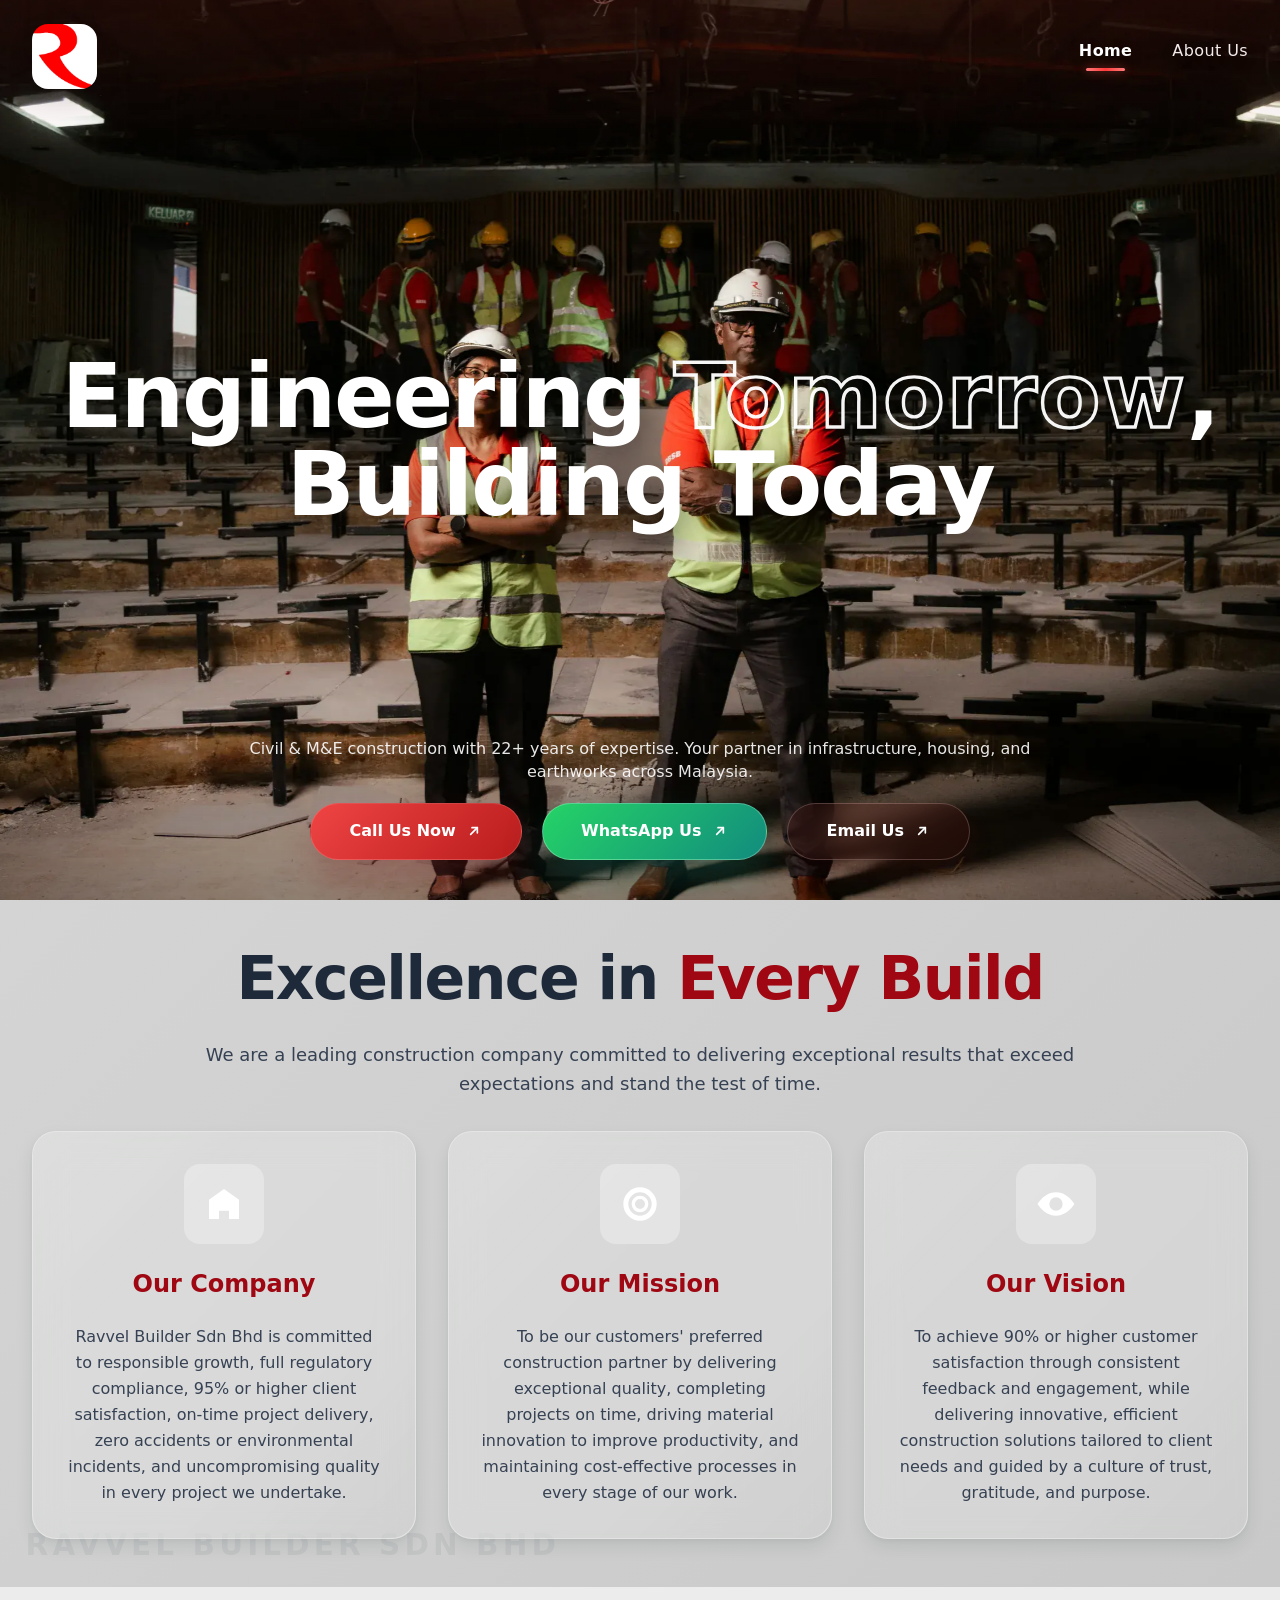
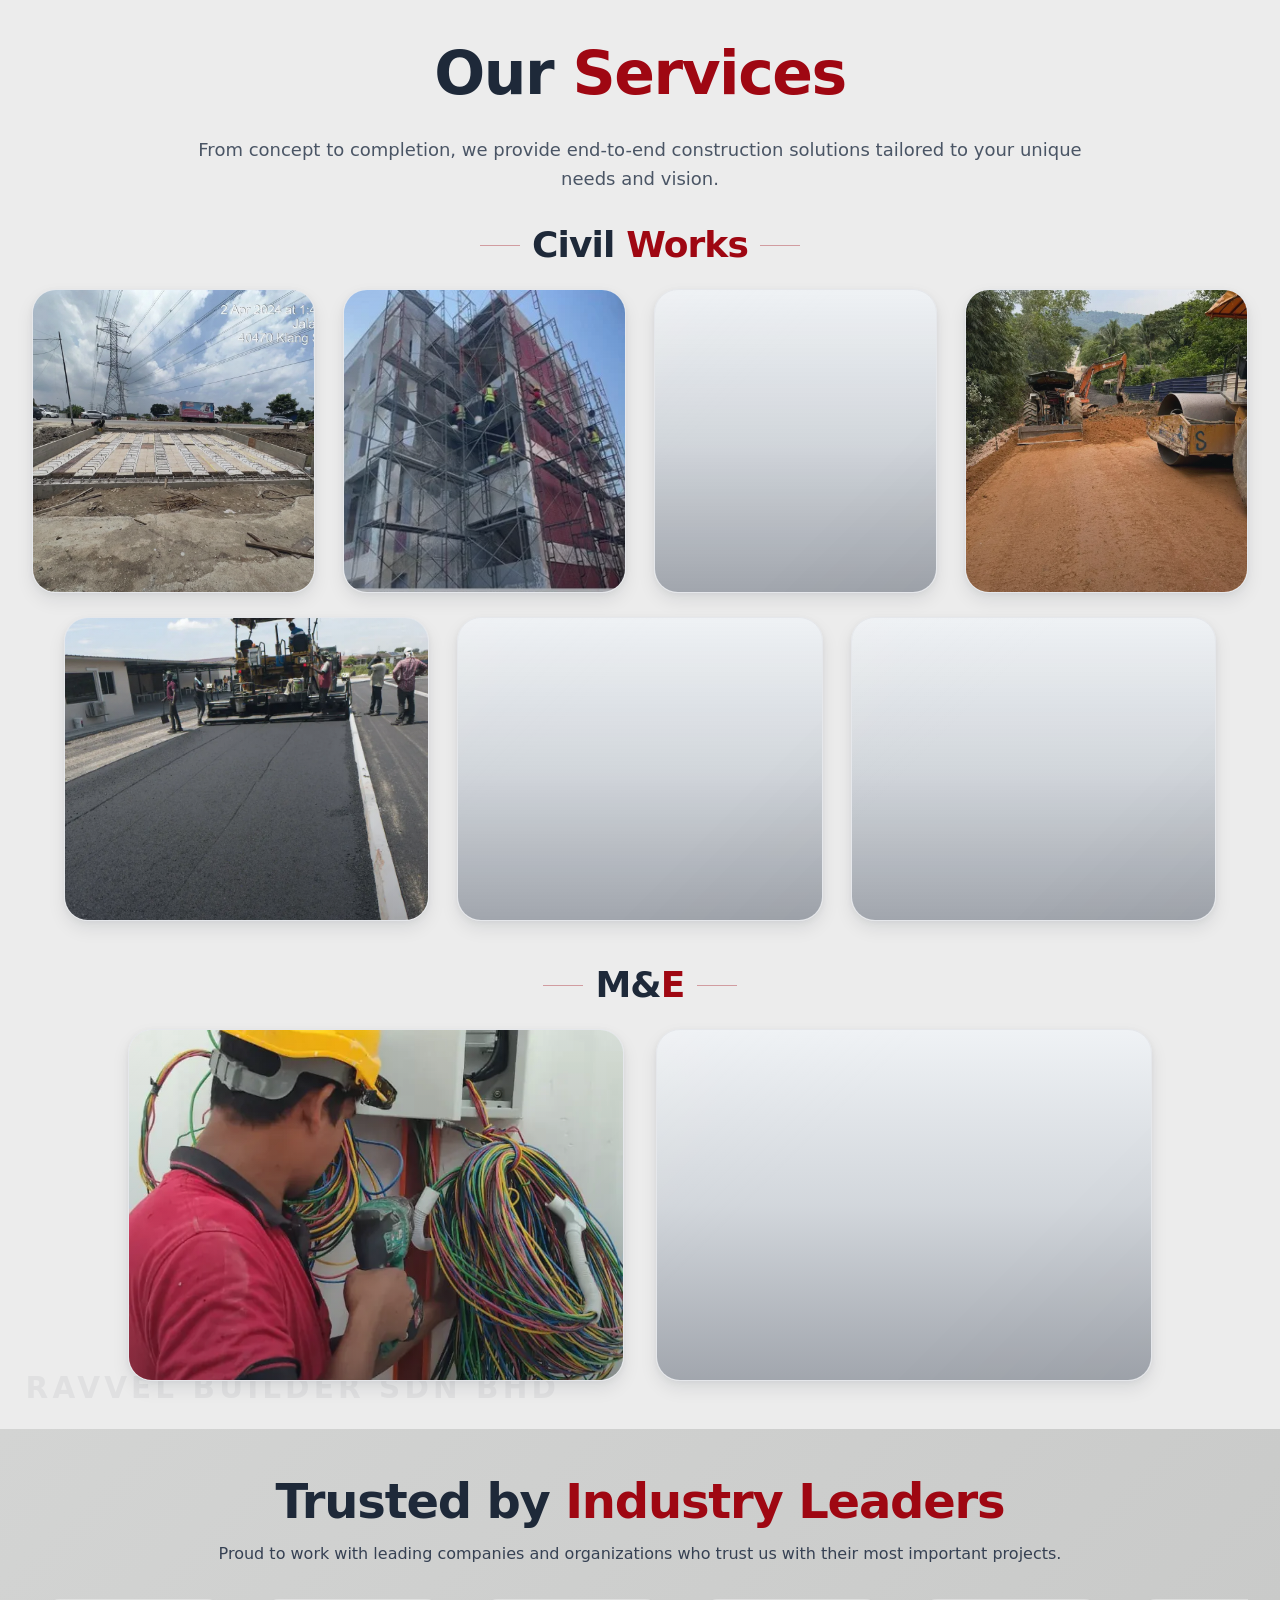
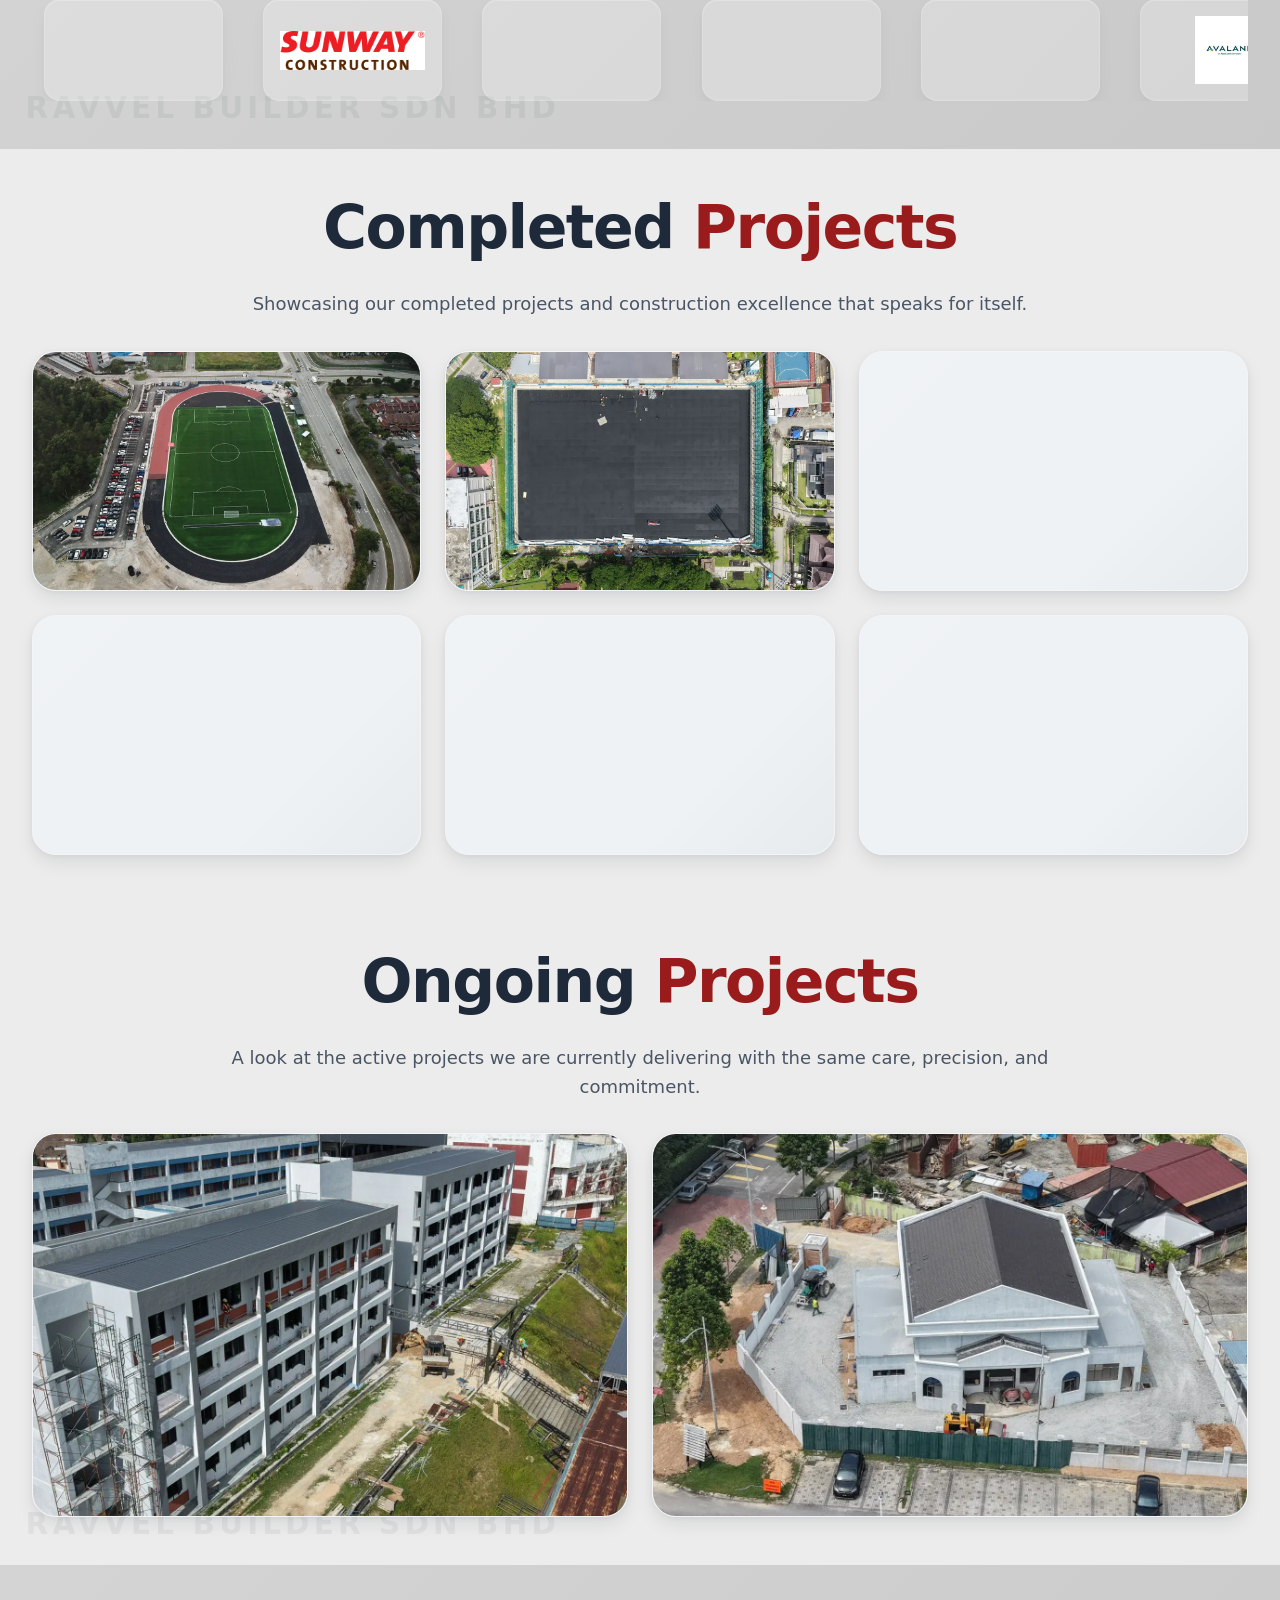
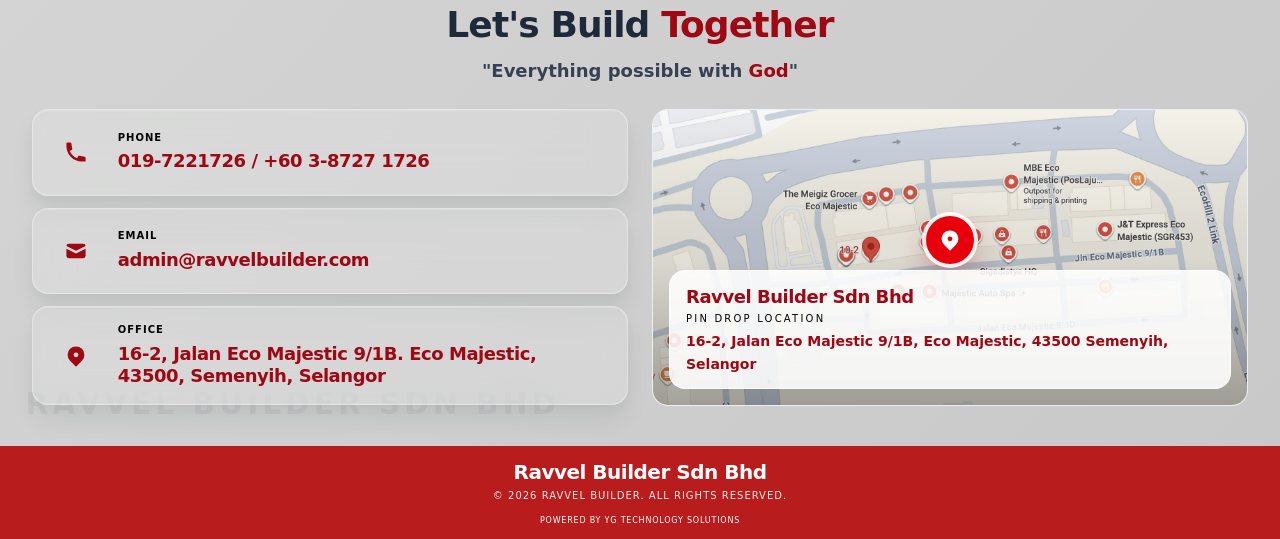
<file: index.html>
<!DOCTYPE html>
<html lang="en">
<head>
    <meta charset="UTF-8">
    <meta name="viewport" content="width=device-width, initial-scale=1.0">
    <meta name="description" content="Ravvel Builder Sdn Bhd delivers civil, M&E, infrastructure, housing, drainage, roadworks, and earthworks services across Malaysia.">
    <meta name="robots" content="index,follow,max-image-preview:large,max-snippet:-1,max-video-preview:-1">
    <meta name="theme-color" content="#DC2626">
    <link rel="preload" as="image" href="assets/images/hero-slide-4.webp" type="image/webp" fetchpriority="high">
    <link rel="canonical" href="https://ravvelbuilder.com.my/">
    <meta property="og:type" content="website">
    <meta property="og:site_name" content="Ravvel Builder Sdn Bhd">
    <meta property="og:title" content="Ravvel Builder Sdn Bhd | Civil, M&E & Infrastructure Malaysia">
    <meta property="og:description" content="Civil, M&E, infrastructure, housing, drainage, roadworks, and earthworks services across Malaysia.">
    <meta property="og:url" content="https://ravvelbuilder.com.my/">
    <meta property="og:image" content="https://ravvelbuilder.com.my/assets/images/hero.webp">
    <meta name="twitter:card" content="summary_large_image">
    <meta name="twitter:title" content="Ravvel Builder Sdn Bhd | Civil, M&E & Infrastructure Malaysia">
    <meta name="twitter:description" content="Civil, M&E, infrastructure, housing, drainage, roadworks, and earthworks services across Malaysia.">
    <meta name="twitter:image" content="https://ravvelbuilder.com.my/assets/images/hero.webp">
    <title>Ravvel Builder Sdn Bhd | Civil, M&E & Infrastructure Malaysia</title>
    <link rel="stylesheet" href="assets/css/site.css?v=hero-whatsapp-20260805">
    <link rel="icon" type="image/png" sizes="32x32" href="/favicon-32x32.png?v=20260731">
    <link rel="icon" type="image/png" sizes="16x16" href="/favicon-16x16.png?v=20260731">
    <link rel="shortcut icon" href="/favicon.ico?v=20260731">
    <link rel="apple-touch-icon" sizes="180x180" href="/apple-touch-icon.png?v=20260731">
    <link rel="manifest" href="/site.webmanifest?v=20260731">
    <script type="application/ld+json">
    {
      "@context": "https://schema.org",
      "@type": "LocalBusiness",
      "name": "Ravvel Builder Sdn Bhd",
      "description": "Civil, M&E, infrastructure, housing, drainage, roadworks, and earthworks services across Malaysia.",
      "url": "https://ravvelbuilder.com.my/",
      "telephone": "+60197221726",
      "email": "admin@ravvelbuilder.com",
      "address": {
        "@type": "PostalAddress",
        "streetAddress": "16-2, Jalan Eco Majestic 9/1B, Eco Majestic",
        "postalCode": "43500",
        "addressLocality": "Semenyih",
        "addressRegion": "Selangor",
        "addressCountry": "MY"
      },
      "areaServed": "Malaysia",
      "openingHours": "Mo-Fr 08:00-18:00"
    }
    </script>
</head>
<body class="smooth-scroll home-page">
    <main id="homePage">
    <!-- Hero Section -->
    <section class="hero-gradient hero-premium relative isolate min-h-[100svh] overflow-hidden pt-8 sm:pt-10" style="scroll-margin-top: 0;">
        <div class="hero-bg-layer absolute inset-0">
                <div class="hero-bg-rotator absolute inset-0">
                <img src="assets/images/hero-slide-4.webp" alt="Ravvel Builder Sdn Bhd team inside a construction site" class="hero-bg-slide hero-bg-slide-active h-full w-full object-cover" loading="eager" fetchpriority="high" decoding="async">
                <img src="assets/images/hero.webp" alt="Ravvel Builder Sdn Bhd construction team at work" class="hero-bg-slide h-full w-full object-cover" loading="lazy" decoding="async">
                <img src="assets/images/hero-slide-2.webp" alt="Ravvel Builder Sdn Bhd project coordination on site" class="hero-bg-slide h-full w-full object-cover" loading="lazy" decoding="async">
                <img src="assets/images/hero-slide-3.webp" alt="Ravvel Builder Sdn Bhd team reviewing construction progress" class="hero-bg-slide h-full w-full object-cover" loading="lazy" decoding="async">
            </div>
            <div class="hero-overlay absolute inset-0"></div>
        </div>

        <div class="hero-topbar absolute inset-x-0 top-0 z-20">
            <div class="mx-auto flex max-w-7xl items-center justify-between gap-4 px-4 sm:px-6 lg:px-8 pt-5 sm:pt-6">
                <a href="index.html" class="hero-topbar-logo inline-flex items-center icon-bounce" aria-label="Ravvel Builder Sdn Bhd home">
                    <img src="assets/images/company-logo-nav.jpg" alt="Ravvel Builder Sdn Bhd logo" class="hero-topbar-logo-image" loading="eager" decoding="async">
                </a>
                <div class="hero-topbar-links hidden md:flex items-center justify-center gap-5 sm:gap-10 text-white/90">
                    <a href="index.html" class="home-nav-link home-nav-link-active hero-topbar-link font-bold text-sm sm:text-base tracking-wide pb-1">Home</a>
                    <a href="about.html" class="home-nav-link hero-topbar-link font-medium text-sm sm:text-base tracking-wide pb-1">About Us</a>
                </div>
                <button type="button" class="mobile-nav-toggle md:hidden inline-flex items-center justify-center rounded-full bg-white/10 text-white p-2.5 backdrop-blur-md border border-white/15 shadow-lg" aria-controls="mobileNavDrawerIndex" aria-expanded="false" aria-label="Open navigation menu">
                    <svg class="h-5 w-5" viewBox="0 0 24 24" fill="none" stroke="currentColor" stroke-width="2.25" stroke-linecap="round" stroke-linejoin="round" aria-hidden="true">
                        <path d="M4 7h16"></path>
                        <path d="M4 12h16"></path>
                        <path d="M4 17h16"></path>
                    </svg>
                </button>
            </div>
        </div>
        <div id="mobileNavDrawerIndex" class="mobile-nav-drawer md:hidden" aria-hidden="true" inert>
            <div class="mobile-nav-backdrop"></div>
            <aside class="mobile-nav-panel" role="dialog" aria-modal="true" aria-label="Mobile navigation">
                <nav class="flex flex-col gap-3 pt-3">
                    <a href="index.html" class="mobile-nav-link mobile-nav-link-active">Home</a>
                    <a href="about.html" class="mobile-nav-link">About Us</a>
                </nav>
            </aside>
        </div>

        <div class="hero-content-stage relative z-10 mx-auto flex min-h-[100svh] max-w-7xl items-start px-4 sm:px-6 lg:px-8 py-20 sm:py-24 lg:py-28">
            <div class="hero-title-block mx-auto flex max-w-5xl flex-col items-center text-center text-white pt-48 sm:pt-36 lg:pt-64 xl:pt-72">
                <h1 class="hero-copy hero-title max-w-5xl text-4xl font-black tracking-tight text-white sm:text-5xl lg:text-7xl xl:text-8xl leading-[1.02]">
                    Engineering <span class="hero-title-outline">Tomorrow</span>, Building Today
                </h1>
            </div>

            <div class="hero-bottom-actions absolute inset-x-0 bottom-12 sm:bottom-20 lg:bottom-24 z-20">
                <div class="mx-auto flex max-w-5xl flex-col items-center px-4 text-center text-white">
                    <p class="hero-copy hero-description mb-1 max-w-3xl text-base font-light leading-relaxed text-white/90 sm:mb-8 sm:text-lg lg:text-xl">
                        Civil & M&E construction with 22+ years of expertise. Your partner in infrastructure, housing, and earthworks across Malaysia.
                    </p>
                    <div class="hero-cta-row flex flex-col gap-4 sm:flex-row sm:gap-5">
                        <a href="tel:+60197221726" aria-label="Call Us Now" class="hero-cta hero-cta-primary px-7 py-3.5 sm:px-10 sm:py-4 font-semibold text-sm sm:text-base text-center whitespace-nowrap">
                        <span>Call Us Now</span>
                        <svg class="hero-cta-icon" viewBox="0 0 24 24" fill="none" stroke="currentColor" stroke-width="2.35" stroke-linecap="round" stroke-linejoin="round" aria-hidden="true">
                            <path d="M22 16.92v3a2 2 0 0 1-2.18 2 19.82 19.82 0 0 1-8.63-3.07 19.5 19.5 0 0 1-6-6A19.82 19.82 0 0 1 2.12 4.18 2 2 0 0 1 4.11 2h3a2 2 0 0 1 2 1.72c.12.9.33 1.77.63 2.61a2 2 0 0 1-.45 2.11L8 9.73a16 16 0 0 0 6.27 6.27l1.29-1.29a2 2 0 0 1 2.11-.45c.84.3 1.71.51 2.61.63A2 2 0 0 1 22 16.92z"></path>
                        </svg>
                        <svg class="hero-cta-arrow" viewBox="0 0 24 24" fill="none" stroke="currentColor" stroke-width="2.5" stroke-linecap="round" stroke-linejoin="round" aria-hidden="true">
                            <path d="M7 17L17 7"></path>
                            <path d="M9 7h8v8"></path>
                        </svg>
                    </a>
                        <a href="https://wa.me/60197221726?text=Hello%20Ravvel%20Builder%20Sdn%20Bhd" target="_blank" rel="noopener noreferrer" aria-label="WhatsApp Us" class="hero-cta hero-cta-whatsapp px-7 py-3.5 sm:px-10 sm:py-4 font-semibold text-sm sm:text-base text-center whitespace-nowrap">
                        <span>WhatsApp Us</span>
                        <svg class="hero-cta-icon" viewBox="0 0 24 24" fill="currentColor" aria-hidden="true">
                            <path d="M12.04 2C6.57 2 2.12 6.37 2.12 11.75c0 1.71.46 3.38 1.33 4.84L2 22l5.55-1.42a10.07 10.07 0 0 0 4.49.99c5.47 0 9.92-4.37 9.92-9.75S17.51 2 12.04 2zm0 17.92c-1.44 0-2.85-.38-4.07-1.1l-.29-.17-3.3.84.86-3.16-.19-.3a8.04 8.04 0 0 1-1.25-4.28c0-4.47 3.7-8.1 8.25-8.1 4.54 0 8.24 3.63 8.24 8.1s-3.7 8.17-8.25 8.17zm4.52-6.08c-.25-.12-1.47-.71-1.7-.79-.23-.08-.4-.12-.57.12-.17.25-.65.79-.8.95-.15.17-.29.18-.54.06-.25-.12-1.05-.38-2-1.2-.74-.65-1.24-1.44-1.38-1.69-.14-.25-.02-.38.11-.5.11-.11.25-.29.37-.43.12-.15.17-.25.25-.42.08-.17.04-.31-.02-.43-.06-.12-.57-1.35-.78-1.85-.2-.48-.41-.42-.57-.43h-.48c-.17 0-.43.06-.66.31-.23.25-.87.84-.87 2.04s.89 2.36 1.02 2.52c.12.17 1.76 2.64 4.26 3.7.6.25 1.06.4 1.42.51.6.19 1.14.16 1.57.1.48-.07 1.47-.59 1.68-1.16.21-.57.21-1.06.15-1.16-.06-.1-.23-.16-.48-.28z"></path>
                        </svg>
                        <svg class="hero-cta-arrow" viewBox="0 0 24 24" fill="none" stroke="currentColor" stroke-width="2.5" stroke-linecap="round" stroke-linejoin="round" aria-hidden="true">
                            <path d="M7 17L17 7"></path>
                            <path d="M9 7h8v8"></path>
                        </svg>
                    </a>
                        <a href="mailto:admin@ravvelbuilder.com" aria-label="Email Us" class="hero-cta hero-cta-secondary px-7 py-3.5 sm:px-10 sm:py-4 font-semibold text-sm sm:text-base text-center whitespace-nowrap">
                        <span>Email Us</span>
                        <svg class="hero-cta-icon" viewBox="0 0 24 24" fill="none" stroke="currentColor" stroke-width="2.35" stroke-linecap="round" stroke-linejoin="round" aria-hidden="true">
                            <path d="m22 7-8.97 5.7a2 2 0 0 1-2.06 0L2 7"></path>
                            <rect x="2" y="4" width="20" height="16" rx="2"></rect>
                        </svg>
                        <svg class="hero-cta-arrow" viewBox="0 0 24 24" fill="none" stroke="currentColor" stroke-width="2.5" stroke-linecap="round" stroke-linejoin="round" aria-hidden="true">
                            <path d="M7 17L17 7"></path>
                            <path d="M9 7h8v8"></path>
                        </svg>
                    </a>
                    </div>
                </div>
            </div>
        </div>
    </section>

    <!-- About Us Section -->
    <section class="home-watermark-section red-gradient py-10 lg:py-12">
        <span class="section-watermark section-watermark-bottom section-watermark-dark" aria-hidden="true">Ravvel Builder Sdn Bhd</span>
        <div class="max-w-7xl mx-auto px-6 lg:px-8">
                <div class="text-center mb-6 lg:mb-8">
                    <h2 class="text-2xl sm:text-4xl lg:text-5xl xl:text-6xl font-black text-gray-800 mb-6 sm:mb-8 tracking-tight">
                    <span class="text-gray-800">Excellence</span> <span class="text-gray-800">in</span> <span class="text-red-800">Every Build</span>
                </h2>
                <p class="text-lg text-gray-700 max-w-4xl mx-auto leading-relaxed font-light">
                    We are a leading construction company committed to delivering exceptional results that exceed expectations and stand the test of time.
                </p>
            </div>
            
            <div class="grid grid-cols-2 md:grid-cols-3 gap-4 sm:gap-8">
                <!-- About Company -->
                <div class="about-feature-card bg-white bg-opacity-20 backdrop-blur-lg rounded-2xl sm:rounded-3xl p-4 sm:p-8 text-center card-hover border border-white border-opacity-30">
                    <div class="about-feature-icon bg-white bg-opacity-30 w-12 h-12 sm:w-20 sm:h-20 rounded-xl sm:rounded-2xl flex items-center justify-center mx-auto mb-4 sm:mb-6">
                        <!-- Building Icon SVG -->
                        <svg class="w-6 h-6 sm:w-10 sm:h-10 text-white" xmlns="http://www.w3.org/2000/svg" fill="currentColor" viewBox="0 0 24 24">
                            <path d="M3 21V9.5L12 3l9 6.5V21h-6v-5H9v5H3z"/>
                        </svg>
                    </div>
                    <h3 class="text-lg sm:text-2xl font-bold text-red-800 mb-2 sm:mb-6">Our Company</h3>
                    <p class="text-xs sm:text-base text-gray-700 leading-relaxed">
                        Ravvel Builder Sdn Bhd is committed to responsible growth, full regulatory compliance, 95% or higher client satisfaction, on-time project delivery, zero accidents or environmental incidents, and uncompromising quality in every project we undertake.
                    </p>
                </div>
                
                <!-- Mission -->
                <div class="about-feature-card bg-white bg-opacity-20 backdrop-blur-lg rounded-2xl sm:rounded-3xl p-4 sm:p-8 text-center card-hover border border-white border-opacity-30">
                    <div class="about-feature-icon bg-white bg-opacity-30 w-12 h-12 sm:w-20 sm:h-20 rounded-xl sm:rounded-2xl flex items-center justify-center mx-auto mb-4 sm:mb-6">
                        <!-- Target/Goal Icon SVG -->
                        <svg class="w-6 h-6 sm:w-10 sm:h-10 text-white" xmlns="http://www.w3.org/2000/svg" fill="currentColor" viewBox="0 0 24 24">
                            <path d="M12 2a10 10 0 100 20 10 10 0 000-20zm0 3a7 7 0 110 14 7 7 0 010-14zm0 2a5 5 0 100 10 5 5 0 000-10zm0 2a3 3 0 110 6 3 3 0 010-6z"/>
                        </svg>
                    </div>
                    <h3 class="text-lg sm:text-2xl font-bold text-red-800 mb-2 sm:mb-6">Our Mission</h3>
                    <p class="text-xs sm:text-base text-gray-700 leading-relaxed">
                        To be our customers' preferred construction partner by delivering exceptional quality, completing projects on time, driving material innovation to improve productivity, and maintaining cost-effective processes in every stage of our work.
                    </p>
                </div>
                
                <!-- Vision -->
                <div class="about-feature-card bg-white bg-opacity-20 backdrop-blur-lg rounded-2xl sm:rounded-3xl p-4 sm:p-8 text-center card-hover border border-white border-opacity-30 col-span-2 md:col-span-1">
                    <div class="about-feature-icon bg-white bg-opacity-30 w-12 h-12 sm:w-20 sm:h-20 rounded-xl sm:rounded-2xl flex items-center justify-center mx-auto mb-4 sm:mb-6">
                        <!-- Eye Icon SVG -->
                        <svg class="w-6 h-6 sm:w-10 sm:h-10 text-white" xmlns="http://www.w3.org/2000/svg" fill="currentColor" viewBox="0 0 24 24">
                            <path d="M12 5c-7 0-11 7-11 7s4 7 11 7 11-7 11-7-4-7-11-7zm0 11a4 4 0 110-8 4 4 0 010 8z"/>
                        </svg>
                    </div>
                    <h3 class="text-lg sm:text-2xl font-bold text-red-800 mb-2 sm:mb-6">Our Vision</h3>
                    <p class="text-xs sm:text-base text-gray-700 leading-relaxed">
                        To achieve 90% or higher customer satisfaction through consistent feedback and engagement, while delivering innovative, efficient construction solutions tailored to client needs and guided by a culture of trust, gratitude, and purpose.
                    </p>
                </div>
            </div>
        </div>
    </section>

    <!-- Our Services Section -->
    <section id="services" class="home-watermark-section bg-accent pt-10 pb-10 lg:pt-14 lg:pb-12">
        <span class="section-watermark section-watermark-bottom section-watermark-dark" aria-hidden="true">Ravvel Builder Sdn Bhd</span>
        <div class="max-w-7xl mx-auto px-6 lg:px-8">
            <div class="text-center mb-6 lg:mb-8">
                <h2 class="text-2xl sm:text-4xl lg:text-5xl xl:text-6xl font-black text-gray-800 mb-6 sm:mb-8 tracking-tight">
                    <span class="text-gray-800">Our</span> <span class="text-red-800">Services</span>
                </h2>
                <p class="text-lg text-gray-600 max-w-4xl mx-auto leading-relaxed font-light">
                    From concept to completion, we provide end-to-end construction solutions tailored to your unique needs and vision.
                </p>
            </div>
            
            <div class="space-y-8 lg:space-y-10">
                <div>
                    <div class="flex items-center justify-center gap-3 mb-4 sm:mb-6">
                        <span class="h-px w-10 bg-red-800/35"></span>
                        <h3 class="text-xl sm:text-3xl lg:text-4xl font-black tracking-tight">
                            <span class="text-gray-800">Civil</span> <span class="text-red-800">Works</span>
                        </h3>
                        <span class="h-px w-10 bg-red-800/35"></span>
                    </div>
                    <div class="grid grid-cols-2 lg:grid-cols-4 gap-3 md:gap-6 xl:gap-7">
                        <div class="group rounded-xl sm:rounded-3xl overflow-hidden card-hover border border-gray-200 bg-gray-200 min-h-[14rem] sm:min-h-[19rem] relative self-start">
                            <img src="assets/images/service-bridge.webp" alt="Bridge" class="absolute inset-0 w-full h-full object-cover" loading="lazy" decoding="async" onerror="this.style.display='none';this.parentNode.insertAdjacentHTML('beforeend', '<div class=&quot;text-gray-400 font-semibold text-center flex items-center justify-center h-full&quot; style=&quot;width:100%;height:100%;&quot;>Image not available</div>');">
                            <div class="service-card-overlay service-card-overlay-dark absolute inset-0 bg-gradient-to-t from-gray-900/60 via-gray-600/30 to-gray-100/5"></div>
                            <div class="service-card-copy absolute inset-x-0 bottom-0 p-4 sm:p-6 text-white">
                                <h3 class="text-sm sm:text-2xl font-semibold mb-2 sm:mb-3">Bridge</h3>
                                <p class="text-white/90 leading-relaxed max-w-[18rem]">Bridge construction solutions built for strength, connectivity, and long-term durability.</p>
                            </div>
                        </div>

                        <div class="group rounded-xl sm:rounded-3xl overflow-hidden card-hover border border-gray-200 bg-gray-200 min-h-[14rem] sm:min-h-[19rem] relative self-start">
                            <img src="assets/images/service-building-works.webp" alt="Building Works" class="absolute inset-0 w-full h-full object-cover" loading="lazy" decoding="async" onerror="this.style.display='none';this.parentNode.insertAdjacentHTML('beforeend', '<div class=&quot;text-gray-400 font-semibold text-center flex items-center justify-center h-full&quot; style=&quot;width:100%;height:100%;&quot;>Image not available</div>');">
                            <div class="service-card-overlay service-card-overlay-dark absolute inset-0 bg-gradient-to-t from-gray-900/60 via-gray-600/30 to-gray-100/5"></div>
                            <div class="service-card-copy absolute inset-x-0 bottom-0 p-4 sm:p-6 text-white">
                                <h3 class="text-sm sm:text-2xl font-semibold mb-2 sm:mb-3">Building Works</h3>
                                <p class="text-white/90 leading-relaxed max-w-[18rem]">Comprehensive building works delivered with careful planning, quality workmanship, and reliable execution.</p>
                            </div>
                        </div>

                        <div class="group rounded-xl sm:rounded-3xl overflow-hidden card-hover border border-gray-200 bg-gray-200 min-h-[14rem] sm:min-h-[19rem] relative self-start">
                            <img src="assets/images/service-drainage-works.webp" alt="Drainage Works" class="absolute inset-0 w-full h-full object-cover" loading="lazy" decoding="async" onerror="this.style.display='none';this.parentNode.insertAdjacentHTML('beforeend', '<div class=&quot;text-gray-400 font-semibold text-center flex items-center justify-center h-full&quot; style=&quot;width:100%;height:100%;&quot;>Image not available</div>');">
                            <div class="service-card-overlay service-card-overlay-dark absolute inset-0 bg-gradient-to-t from-gray-900/60 via-gray-600/30 to-gray-100/5"></div>
                            <div class="service-card-copy absolute inset-x-0 bottom-0 p-4 sm:p-6 text-white">
                                <h3 class="text-sm sm:text-2xl font-semibold mb-2 sm:mb-3">Drainage Works</h3>
                                <p class="text-white/90 leading-relaxed max-w-[18rem]">Efficient drainage systems designed to improve water flow, site safety, and long-term performance.</p>
                            </div>
                        </div>

                        <div class="group rounded-xl sm:rounded-3xl overflow-hidden card-hover border border-gray-200 bg-gray-200 min-h-[14rem] sm:min-h-[19rem] relative self-start">
                            <img src="assets/images/service-earthwork.webp" alt="Earthwork" class="absolute inset-0 w-full h-full object-cover" loading="lazy" decoding="async" onerror="this.style.display='none';this.parentNode.insertAdjacentHTML('beforeend', '<div class=&quot;text-gray-400 font-semibold text-center flex items-center justify-center h-full&quot; style=&quot;width:100%;height:100%;&quot;>Image not available</div>');">
                            <div class="service-card-overlay service-card-overlay-dark absolute inset-0 bg-gradient-to-t from-gray-900/60 via-gray-600/30 to-gray-100/5"></div>
                            <div class="service-card-copy absolute inset-x-0 bottom-0 p-4 sm:p-6 text-white">
                                <h3 class="text-sm sm:text-2xl font-semibold mb-2 sm:mb-3">Earthwork</h3>
                                <p class="text-white/90 leading-relaxed max-w-[18rem]">Site preparation, land shaping, and excavation works carried out with precision and control.</p>
                            </div>
                        </div>
                    </div>

                    <div class="mt-3 md:mt-6 grid grid-cols-1 sm:grid-cols-3 gap-3 md:gap-6 xl:gap-7 max-w-6xl mx-auto">
                        <div class="group rounded-xl sm:rounded-3xl overflow-hidden card-hover border border-gray-200 bg-gray-200 min-h-[14rem] sm:min-h-[19rem] relative self-start">
                            <img src="assets/images/service-roadwork.webp" alt="Road Work" class="absolute inset-0 w-full h-full object-cover" loading="lazy" decoding="async" onerror="this.style.display='none';this.parentNode.insertAdjacentHTML('beforeend', '<div class=&quot;text-gray-400 font-semibold text-center flex items-center justify-center h-full&quot; style=&quot;width:100%;height:100%;&quot;>Image not available</div>');">
                            <div class="service-card-overlay service-card-overlay-dark absolute inset-0 bg-gradient-to-t from-gray-900/60 via-gray-600/30 to-gray-100/5"></div>
                            <div class="service-card-copy absolute inset-x-0 bottom-0 p-4 sm:p-6 text-white">
                                <h3 class="text-sm sm:text-2xl font-semibold mb-2 sm:mb-3">Road Work</h3>
                                <p class="text-white/90 leading-relaxed max-w-[18rem]">Road construction services that support smooth access, mobility, and dependable infrastructure.</p>
                            </div>
                        </div>

                        <div class="group rounded-xl sm:rounded-3xl overflow-hidden card-hover border border-gray-200 bg-gray-200 min-h-[14rem] sm:min-h-[19rem] relative self-start">
                            <img src="assets/images/service-sewerage-work.webp" alt="Sewerage Work" class="absolute inset-0 w-full h-full object-cover" loading="lazy" decoding="async" onerror="this.style.display='none';this.parentNode.insertAdjacentHTML('beforeend', '<div class=&quot;text-gray-400 font-semibold text-center flex items-center justify-center h-full&quot; style=&quot;width:100%;height:100%;&quot;>Image not available</div>');">
                            <div class="service-card-overlay service-card-overlay-dark absolute inset-0 bg-gradient-to-t from-gray-900/60 via-gray-600/30 to-gray-100/5"></div>
                            <div class="service-card-copy absolute inset-x-0 bottom-0 p-4 sm:p-6 text-white">
                                <h3 class="text-sm sm:text-2xl font-semibold mb-2 sm:mb-3">Sewerage Work</h3>
                                <p class="text-white/90 leading-relaxed max-w-[18rem]">Reliable sewerage works delivered to meet practical, environmental, and regulatory requirements.</p>
                            </div>
                        </div>

                        <div class="group rounded-xl sm:rounded-3xl overflow-hidden card-hover border border-gray-200 bg-gray-200 min-h-[14rem] sm:min-h-[19rem] relative self-start">
                            <img src="assets/images/project-gce.webp" alt="Water Reticulation Work" class="absolute inset-0 w-full h-full object-cover" loading="lazy" decoding="async" onerror="this.style.display='none';this.parentNode.insertAdjacentHTML('beforeend', '<div class=&quot;text-gray-400 font-semibold text-center flex items-center justify-center h-full&quot; style=&quot;width:100%;height:100%;&quot;>Image not available</div>');">
                            <div class="service-card-overlay service-card-overlay-dark absolute inset-0 bg-gradient-to-t from-gray-900/60 via-gray-600/30 to-gray-100/5"></div>
                            <div class="service-card-copy absolute inset-x-0 bottom-0 p-4 sm:p-6 text-white">
                                <h3 class="text-sm sm:text-2xl font-semibold mb-2 sm:mb-3">Water Reticulation Work</h3>
                                <p class="text-white/90 leading-relaxed max-w-[18rem]">Water reticulation systems installed to support efficient distribution and dependable service networks.</p>
                            </div>
                        </div>
                    </div>
                </div>

                <div>
                    <div class="flex items-center justify-center gap-3 mb-4 sm:mb-6 pt-1">
                        <span class="h-px w-10 bg-red-800/35"></span>
                        <h3 class="text-xl sm:text-3xl lg:text-4xl font-black tracking-tight">
                            <span class="text-gray-800">M&amp;</span><span class="text-red-800">E</span>
                        </h3>
                        <span class="h-px w-10 bg-red-800/35"></span>
                    </div>
                    <div class="grid grid-cols-2 gap-3 md:gap-8 max-w-5xl mx-auto">
                        <div class="group rounded-xl sm:rounded-3xl overflow-hidden card-hover border border-gray-200 bg-gray-200 min-h-[16rem] sm:min-h-[22rem] relative self-start">
                            <img src="assets/images/service-electrical-work.webp" alt="Electrical Work" class="absolute inset-0 w-full h-full object-cover" loading="lazy" decoding="async" onerror="this.style.display='none';this.parentNode.insertAdjacentHTML('beforeend', '<div class=&quot;text-gray-400 font-semibold text-center flex items-center justify-center h-full&quot; style=&quot;width:100%;height:100%;&quot;>Image not available</div>');">
                            <div class="service-card-overlay service-card-overlay-dark absolute inset-0 bg-gradient-to-t from-gray-900/60 via-gray-600/30 to-gray-100/5"></div>
                            <div class="service-card-copy absolute inset-x-0 bottom-0 p-4 sm:p-6 text-white">
                                <h3 class="text-sm sm:text-2xl font-semibold mb-2 sm:mb-3">Electrical Work</h3>
                                <p class="text-white/90 leading-relaxed max-w-[18rem]">Electrical installation services focused on safety, functionality, and dependable system performance.</p>
                            </div>
                        </div>

                        <div class="group rounded-xl sm:rounded-3xl overflow-hidden card-hover border border-gray-200 bg-gray-200 min-h-[16rem] sm:min-h-[22rem] relative self-start">
                            <img src="assets/images/service-building-wiring.webp" alt="Building Wiring" class="absolute inset-0 w-full h-full object-cover" style="object-position: center 24%; transform: scale(1.12); transform-origin: center;" loading="lazy" decoding="async" onerror="this.style.display='none';this.parentNode.insertAdjacentHTML('beforeend', '<div class=&quot;text-gray-400 font-semibold text-center flex items-center justify-center h-full&quot; style=&quot;width:100%;height:100%;&quot;>Image not available</div>');">
                            <div class="service-card-overlay service-card-overlay-dark absolute inset-0 bg-gradient-to-t from-gray-900/60 via-gray-600/30 to-gray-100/5"></div>
                            <div class="service-card-copy absolute inset-x-0 bottom-0 p-4 sm:p-6 text-white">
                                <h3 class="text-sm sm:text-2xl font-semibold mb-2 sm:mb-3">Building Wiring</h3>
                                <p class="text-white/90 leading-relaxed max-w-[18rem]">Structured building wiring solutions planned for efficiency, code compliance, and future readiness.</p>
                            </div>
                        </div>
                    </div>
                </div>
            </div>
        </div>
    </section>

    <!-- Our Clients Section -->
    <section class="home-watermark-section red-gradient py-10 lg:py-12">
        <span class="section-watermark section-watermark-bottom section-watermark-dark" aria-hidden="true">Ravvel Builder Sdn Bhd</span>
        <div class="max-w-7xl mx-auto px-6 lg:px-8">
            <div class="text-center mb-6 lg:mb-8">
                <h2 class="text-2xl lg:text-5xl font-black text-white mb-4 tracking-tight">
                    <span class="text-gray-800">Trusted by</span> <span class="text-red-800">Industry Leaders</span>
                </h2>
                <p class="text-base text-gray-700 max-w-4xl mx-auto leading-relaxed font-light">
                    Proud to work with leading companies and organizations who trust us with their most important projects.
                </p>
            </div>
            
            <div class="client-logo-marquee">
                <div class="client-logo-track">
                    <div class="client-logo-card">
                        <img src="assets/images/client-sports-tech-pro.webp" alt="SportsTech Pro" class="client-logo-image" loading="lazy" decoding="async">
                    </div>
                    <div class="client-logo-card">
                        <img src="assets/images/client-sunway-construction.webp" alt="Sunway Construction" class="client-logo-image" loading="lazy" decoding="async">
                    </div>
                    <div class="client-logo-card">
                        <img src="assets/images/client-tafe.webp" alt="TAFE" class="client-logo-image" loading="lazy" decoding="async">
                    </div>
                    <div class="client-logo-card">
                        <img src="assets/images/client-tmc.webp" alt="Tamil Methodist Church Semenyih" class="client-logo-image" loading="lazy" decoding="async">
                    </div>
                    <div class="client-logo-card">
                        <img src="assets/images/client-sime-darby.webp" alt="Sime Darby Property" class="client-logo-image" loading="lazy" decoding="async">
                    </div>
                    <div class="client-logo-card">
                        <img src="assets/images/client-avaland.webp" alt="Avaland" class="client-logo-image" loading="lazy" decoding="async">
                    </div>
                    <div class="client-logo-card">
                        <img src="assets/images/client-i-city.webp" alt="I-City" class="client-logo-image" loading="lazy" decoding="async">
                    </div>
                    <div class="client-logo-card">
                        <img src="assets/images/client-gce.webp" alt="GCE" class="client-logo-image" loading="lazy" decoding="async">
                    </div>
                    <div class="client-logo-card">
                        <img src="assets/images/client-akademi-memandu-sekalian.webp" alt="Akademi Memandu Sekalian" class="client-logo-image" loading="lazy" decoding="async">
                    </div>

                    <div class="client-logo-card" aria-hidden="true">
                        <img src="assets/images/client-sports-tech-pro.webp" alt="" class="client-logo-image" loading="lazy" decoding="async">
                    </div>
                    <div class="client-logo-card" aria-hidden="true">
                        <img src="assets/images/client-sunway-construction.webp" alt="" class="client-logo-image" loading="lazy" decoding="async">
                    </div>
                    <div class="client-logo-card" aria-hidden="true">
                        <img src="assets/images/client-tafe.webp" alt="" class="client-logo-image" loading="lazy" decoding="async">
                    </div>
                    <div class="client-logo-card" aria-hidden="true">
                        <img src="assets/images/client-tmc.webp" alt="" class="client-logo-image" loading="lazy" decoding="async">
                    </div>
                    <div class="client-logo-card" aria-hidden="true">
                        <img src="assets/images/client-sime-darby.webp" alt="" class="client-logo-image" loading="lazy" decoding="async">
                    </div>
                    <div class="client-logo-card" aria-hidden="true">
                        <img src="assets/images/client-avaland.webp" alt="" class="client-logo-image" loading="lazy" decoding="async">
                    </div>
                    <div class="client-logo-card" aria-hidden="true">
                        <img src="assets/images/client-i-city.webp" alt="" class="client-logo-image" loading="lazy" decoding="async">
                    </div>
                    <div class="client-logo-card" aria-hidden="true">
                        <img src="assets/images/client-gce.webp" alt="" class="client-logo-image" loading="lazy" decoding="async">
                    </div>
                    <div class="client-logo-card" aria-hidden="true">
                        <img src="assets/images/client-akademi-memandu-sekalian.webp" alt="" class="client-logo-image" loading="lazy" decoding="async">
                    </div>
                </div>
            </div>
        </div>
    </section>

    <!-- Gallery Section -->
    <section class="completed-projects-section bg-accent py-10 lg:py-12">
        <div class="max-w-7xl mx-auto px-6 lg:px-8">
            <div class="text-center mb-6 lg:mb-8">
                <h2 class="text-2xl sm:text-4xl lg:text-5xl xl:text-6xl font-black text-gray-800 mb-6 sm:mb-8 tracking-tight">
                    <span class="text-gray-800">Completed</span> <span class="gradient-text">Projects</span>
                </h2>
                <p class="text-lg text-gray-600 max-w-4xl mx-auto leading-relaxed font-light">
                    Showcasing our completed projects and construction excellence that speaks for itself.
                </p>
            </div>
            
            <div class="grid grid-cols-2 md:grid-cols-3 gap-3 sm:gap-6">
                <!-- Gallery Item 1 -->
                <div class="relative rounded-xl sm:rounded-3xl h-40 sm:h-60 card-hover cursor-pointer border border-gray-100 overflow-hidden group gallery-item" data-project="help-fifa-track">
                    <img src="assets/images/project-help-fifa-track.webp" alt="Construction and Completion FIFA track at HELP University and Infra Works" class="w-full h-full object-cover" loading="lazy" decoding="async" onerror="this.style.display='none'; this.nextElementSibling.style.display='flex';">
                    <div class="bg-gradient-to-br from-gray-100 to-gray-200 w-full h-full flex items-center justify-center">
                        <div class="text-center">
                            <div class="text-gray-700 font-bold text-xs sm:text-lg mb-2 px-2">HELP University FIFA Track</div>
                            <svg class="w-16 h-16 text-gray-400 mx-auto" fill="currentColor" viewBox="0 0 20 20">
                                <path fill-rule="evenodd" d="M4 3a2 2 0 00-2 2v10a2 2 0 002 2h12a2 2 0 002-2V5a2 2 0 00-2-2H4zm12 12H4l4-8 3 6 2-4 3 6z" clip-rule="evenodd"/>
                            </svg>
                        </div>
                    </div>
                    <div class="absolute inset-0 bg-gradient-to-t from-black/85 via-black/45 to-transparent opacity-0 group-hover:opacity-100 transition-opacity duration-300 flex items-end">
                        <div class="p-4 sm:p-5 text-left">
                            <h3 class="text-white text-sm sm:text-lg font-bold mb-1.5">HELP University FIFA Track</h3>
                            <p class="text-white/90 text-xs sm:text-sm leading-relaxed max-w-[18rem]">Construction and completion of FIFA track at HELP University, plus infra works for Sport Tech Pro.</p>
                        </div>
                    </div>
                </div>
                
                <!-- Gallery Item 2 -->
                <div class="relative rounded-xl sm:rounded-3xl h-40 sm:h-60 card-hover cursor-pointer border border-gray-100 overflow-hidden group gallery-item" data-project="hoki-field">
                    <img src="assets/images/project-hoki-field.webp" alt="Construction and completion of HOKI field at Subang Jaya" class="w-full h-full object-cover" loading="lazy" decoding="async" onerror="this.style.display='none'; this.nextElementSibling.style.display='flex';">
                    <div class="bg-gradient-to-br from-gray-100 to-gray-200 w-full h-full flex items-center justify-center">
                        <div class="text-center">
                            <div class="text-gray-700 font-bold text-xs sm:text-lg mb-2 px-2">Subang Jaya HOKI Field</div>
                            <svg class="w-16 h-16 text-gray-400 mx-auto" fill="currentColor" viewBox="0 0 20 20">
                                <path fill-rule="evenodd" d="M4 3a2 2 0 00-2 2v10a2 2 0 002 2h12a2 2 0 002-2V5a2 2 0 00-2-2H4zm12 12H4l4-8 3 6 2-4 3 6z" clip-rule="evenodd"/>
                            </svg>
                        </div>
                    </div>
                    <div class="absolute inset-0 bg-gradient-to-t from-black/85 via-black/45 to-transparent opacity-0 group-hover:opacity-100 transition-opacity duration-300 flex items-end">
                        <div class="p-4 sm:p-5 text-left">
                            <h3 class="text-white text-sm sm:text-lg font-bold mb-1.5">Subang Jaya HOKI Field</h3>
                            <p class="text-white/90 text-xs sm:text-sm leading-relaxed max-w-[18rem]">Construction and completion of the HOKI field at Subang Jaya for Sport Tech Pro.</p>
                        </div>
                    </div>
                </div>
                
                <!-- Gallery Item 3 -->
                <div class="relative rounded-xl sm:rounded-3xl h-40 sm:h-60 card-hover cursor-pointer border border-gray-100 overflow-hidden group gallery-item" data-project="driving-school">
                    <img src="assets/images/project-driving-school.webp" alt="Construction of Driving School" class="w-full h-full object-cover" loading="lazy" decoding="async" onerror="this.style.display='none'; this.nextElementSibling.style.display='flex';">
                    <div class="bg-gradient-to-br from-gray-100 to-gray-200 w-full h-full flex items-center justify-center">
                        <div class="text-center">
                            <div class="text-gray-700 font-bold text-xs sm:text-lg mb-2 px-2">Driving School</div>
                            <svg class="w-16 h-16 text-gray-400 mx-auto" fill="currentColor" viewBox="0 0 20 20">
                                <path fill-rule="evenodd" d="M4 3a2 2 0 00-2 2v10a2 2 0 002 2h12a2 2 0 002-2V5a2 2 0 00-2-2H4zm12 12H4l4-8 3 6 2-4 3 6z" clip-rule="evenodd"/>
                            </svg>
                        </div>
                    </div>
                    <div class="absolute inset-0 bg-gradient-to-t from-black/85 via-black/45 to-transparent opacity-0 group-hover:opacity-100 transition-opacity duration-300 flex items-end">
                        <div class="p-4 sm:p-5 text-left">
                            <h3 class="text-white text-sm sm:text-lg font-bold mb-1.5">Driving School</h3>
                            <p class="text-white/90 text-xs sm:text-sm leading-relaxed max-w-[18rem]">Construction of Driving School for Akademi Memandu Sekalian.</p>
                        </div>
                    </div>
                </div>
                
                <!-- Gallery Item 4 -->
                <div class="relative rounded-xl sm:rounded-3xl h-40 sm:h-60 card-hover cursor-pointer border border-gray-100 overflow-hidden group gallery-item" data-project="i-city-go-kart">
                    <img src="assets/images/project-i-city-go-kart.webp" alt="I-City construction of Go-Kart and Infra Works" class="w-full h-full object-cover" loading="lazy" decoding="async" onerror="this.style.display='none'; this.nextElementSibling.style.display='flex';">
                    <div class="bg-gradient-to-br from-gray-100 to-gray-200 w-full h-full flex items-center justify-center">
                        <div class="text-center">
                            <div class="text-gray-700 font-bold text-xs sm:text-lg mb-2 px-2">I-City Go-Kart</div>
                            <svg class="w-16 h-16 text-gray-400 mx-auto" fill="currentColor" viewBox="0 0 20 20">
                                <path fill-rule="evenodd" d="M4 3a2 2 0 00-2 2v10a2 2 0 002 2h12a2 2 0 002-2V5a2 2 0 00-2-2H4zm12 12H4l4-8 3 6 2-4 3 6z" clip-rule="evenodd"/>
                            </svg>
                        </div>
                    </div>
                    <div class="absolute inset-0 bg-gradient-to-t from-black/85 via-black/45 to-transparent opacity-0 group-hover:opacity-100 transition-opacity duration-300 flex items-end">
                        <div class="p-4 sm:p-5 text-left">
                            <h3 class="text-white text-sm sm:text-lg font-bold mb-1.5">I-City Go-Kart</h3>
                            <p class="text-white/90 text-xs sm:text-sm leading-relaxed max-w-[18rem]">I-City project involving construction of Go-Kart and associated infra works.</p>
                        </div>
                    </div>
                </div>
                
                <!-- Gallery Item 5 -->
                <div class="relative rounded-xl sm:rounded-3xl h-40 sm:h-60 card-hover cursor-pointer border border-gray-100 overflow-hidden group gallery-item" data-project="gce-projects">
                    <img src="assets/images/project-gce.webp" alt="Projects Under GCE" class="w-full h-full object-cover" loading="lazy" decoding="async" onerror="this.style.display='none'; this.nextElementSibling.style.display='flex';">
                    <div class="bg-gradient-to-br from-gray-100 to-gray-200 w-full h-full flex items-center justify-center">
                        <div class="text-center">
                            <div class="text-gray-700 font-bold text-xs sm:text-lg mb-2 px-2">Projects Under GCE</div>
                            <svg class="w-16 h-16 text-gray-400 mx-auto" fill="currentColor" viewBox="0 0 20 20">
                                <path fill-rule="evenodd" d="M4 3a2 2 0 00-2 2v10a2 2 0 002 2h12a2 2 0 002-2V5a2 2 0 00-2-2H4zm12 12H4l4-8 3 6 2-4 3 6z" clip-rule="evenodd"/>
                            </svg>
                        </div>
                    </div>
                    <div class="absolute inset-0 bg-gradient-to-t from-black/85 via-black/45 to-transparent opacity-0 group-hover:opacity-100 transition-opacity duration-300 flex items-end">
                        <div class="p-4 sm:p-5 text-left">
                            <h3 class="text-white text-sm sm:text-lg font-bold mb-1.5">Projects Under GCE</h3>
                            <p class="text-white/90 text-xs sm:text-sm leading-relaxed max-w-[18rem]">Selected completed works delivered under GCE.</p>
                        </div>
                    </div>
                </div>
                
                <!-- Gallery Item 6 -->
                <div class="relative rounded-xl sm:rounded-3xl h-40 sm:h-60 card-hover cursor-pointer border border-gray-100 overflow-hidden group gallery-item" data-project="sunway-earthwork-road">
                    <img src="assets/images/project-sunway-earthwork.webp" alt="Site Clearing Earthwork with pond and road" class="w-full h-full object-cover" loading="lazy" decoding="async" onerror="this.style.display='none'; this.nextElementSibling.style.display='flex';">
                    <div class="bg-gradient-to-br from-gray-100 to-gray-200 w-full h-full flex items-center justify-center">
                        <div class="text-center">
                            <div class="text-gray-700 font-bold text-xs sm:text-lg mb-2 px-2">SUNWAY Earthwork & Road</div>
                            <svg class="w-16 h-16 text-gray-400 mx-auto" fill="currentColor" viewBox="0 0 20 20">
                                <path fill-rule="evenodd" d="M4 3a2 2 0 00-2 2v10a2 2 0 002 2h12a2 2 0 002-2V5a2 2 0 00-2-2H4zm12 12H4l4-8 3 6 2-4 3 6z" clip-rule="evenodd"/>
                            </svg>
                        </div>
                    </div>
                    <div class="absolute inset-0 bg-gradient-to-t from-black/85 via-black/45 to-transparent opacity-0 group-hover:opacity-100 transition-opacity duration-300 flex items-end">
                        <div class="p-4 sm:p-5 text-left">
                            <h3 class="text-white text-sm sm:text-lg font-bold mb-1.5">SUNWAY Earthwork & Road</h3>
                            <p class="text-white/90 text-xs sm:text-sm leading-relaxed max-w-[18rem]">Site clearing, earthwork with pond, and road works for SUNWAY.</p>
                        </div>
                    </div>
                </div>
            </div>
        </div>
    </section>

    <!-- Ongoing Projects Section -->
    <section class="ongoing-projects-section home-watermark-section bg-accent py-10 lg:py-12">
        <span class="section-watermark section-watermark-bottom section-watermark-dark" aria-hidden="true">Ravvel Builder Sdn Bhd</span>
        <div class="max-w-7xl mx-auto px-6 lg:px-8">
            <div class="text-center mb-6 lg:mb-8">
                <h2 class="text-2xl sm:text-4xl lg:text-5xl xl:text-6xl font-black text-gray-800 mb-6 sm:mb-8 tracking-tight">
                    <span class="text-gray-800">Ongoing</span> <span class="gradient-text">Projects</span>
                </h2>
                <p class="text-lg text-gray-600 max-w-4xl mx-auto leading-relaxed font-light">
                    A look at the active projects we are currently delivering with the same care, precision, and commitment.
                </p>
            </div>

            <div class="grid grid-cols-1 md:grid-cols-2 gap-4 sm:gap-6">
                <div class="relative rounded-xl sm:rounded-3xl min-h-[18rem] sm:min-h-[24rem] card-hover cursor-pointer border border-gray-100 overflow-hidden group gallery-item" data-project="ongoing-tafe">
                    <img src="assets/images/project-ongoing-tafe-thumbnail.webp" alt="TAFE ongoing project" class="w-full h-full object-cover absolute inset-0" loading="lazy" decoding="async" onerror="this.style.display='none'; this.nextElementSibling.style.display='flex';">
                    <div class="absolute inset-0 bg-gradient-to-br from-gray-100 via-gray-200 to-gray-300 hidden items-center justify-center">
                        <div class="text-center">
                            <div class="text-gray-700 font-bold text-xs sm:text-lg mb-2 px-2">TAFE</div>
                            <svg class="w-16 h-16 text-gray-400 mx-auto" fill="currentColor" viewBox="0 0 20 20">
                                <path fill-rule="evenodd" d="M4 3a2 2 0 00-2 2v10a2 2 0 002 2h12a2 2 0 002-2V5a2 2 0 00-2-2H4zm12 12H4l4-8 3 6 2-4 3 6z" clip-rule="evenodd"/>
                            </svg>
                        </div>
                    </div>
                    <div class="absolute inset-0 bg-gradient-to-t from-black/85 via-black/45 to-transparent opacity-0 group-hover:opacity-100 transition-opacity duration-300 flex items-end">
                        <div class="p-4 sm:p-5 text-left">
                            <h3 class="text-white text-sm sm:text-lg font-bold mb-1.5">TAFE</h3>
                            <p class="text-white/90 text-xs sm:text-sm leading-relaxed max-w-[18rem]">Ongoing construction works currently in progress for TAFE.</p>
                        </div>
                    </div>
                </div>

                <div class="relative rounded-xl sm:rounded-3xl min-h-[18rem] sm:min-h-[24rem] card-hover cursor-pointer border border-gray-100 overflow-hidden group gallery-item" data-project="ongoing-tmc">
                    <img src="assets/images/project-ongoing-tmc-thumbnail.webp" alt="TMC ongoing project" class="w-full h-full object-cover absolute inset-0" loading="lazy" decoding="async" onerror="this.style.display='none'; this.nextElementSibling.style.display='flex';">
                    <div class="absolute inset-0 bg-gradient-to-br from-gray-100 via-gray-200 to-gray-300 hidden items-center justify-center">
                        <div class="text-center">
                            <div class="text-gray-700 font-bold text-xs sm:text-lg mb-2 px-2">TMC</div>
                            <svg class="w-16 h-16 text-gray-400 mx-auto" fill="currentColor" viewBox="0 0 20 20">
                                <path fill-rule="evenodd" d="M4 3a2 2 0 00-2 2v10a2 2 0 002 2h12a2 2 0 002-2V5a2 2 0 00-2-2H4zm12 12H4l4-8 3 6 2-4 3 6z" clip-rule="evenodd"/>
                            </svg>
                        </div>
                    </div>
                    <div class="absolute inset-0 bg-gradient-to-t from-black/85 via-black/45 to-transparent opacity-0 group-hover:opacity-100 transition-opacity duration-300 flex items-end">
                        <div class="p-4 sm:p-5 text-left">
                            <h3 class="text-white text-sm sm:text-lg font-bold mb-1.5">TMC</h3>
                            <p class="text-white/90 text-xs sm:text-sm leading-relaxed max-w-[18rem]">Construction and Completion of Tamil Methodist Church.</p>
                        </div>
                    </div>
                </div>
            </div>
        </div>
    </section>

    <!-- Contact Us Section -->
    <section id="contact" class="home-watermark-section red-gradient py-6 lg:py-10">
        <span class="section-watermark section-watermark-bottom section-watermark-dark" aria-hidden="true">Ravvel Builder Sdn Bhd</span>
        <div class="max-w-7xl mx-auto px-6 lg:px-8 w-full">
            <div class="text-center mb-4 lg:mb-6">
                <h2 class="text-xl lg:text-4xl font-black tracking-tight">
                    <span class="text-gray-800">Let's Build</span> <span class="text-red-800">Together</span>
                </h2>
                <p class="mt-3 text-sm lg:text-lg font-semibold text-gray-700">
                    "Everything possible with <span class="text-red-800">God</span>"
                </p>
            </div>

            <div class="grid grid-cols-1 lg:grid-cols-2 gap-3 lg:gap-6 items-stretch">
                <!-- Left: Compact Info Cards -->
                <div class="flex h-full flex-col gap-2 lg:gap-3">
                    <!-- Phone -->
                    <div class="contact-info-glass-card rounded-2xl flex flex-1 items-center">
                        <div class="bg-white/70 w-8 h-8 lg:w-10 lg:h-10 rounded-xl flex items-center justify-center flex-shrink-0">
                            <svg class="w-5 h-5 lg:w-6 lg:h-6 text-red-800" fill="currentColor" viewBox="0 0 20 20">
                                <path d="M2 3a1 1 0 011-1h2.153a1 1 0 01.986.836l.74 4.435a1 1 0 01-.54 1.06l-1.548.773a11.037 11.037 0 006.105 6.105l.774-1.548a1 1 0 011.059-.54l4.435.74a1 1 0 01.836.986V17a1 1 0 01-1 1h-2C7.82 18 2 12.18 2 5V3z"/>
                            </svg>
                        </div>
                        <div class="contact-info-content text-left">
                            <h3 class="contact-info-label text-[9px] lg:text-[10px] font-bold text-black uppercase tracking-widest">Phone</h3>
                            <div class="contact-info-value text-sm lg:text-lg font-semibold text-red-800 tracking-tight">
                                <a href="tel:+60197221726" class="underline-offset-4 hover:underline focus-visible:underline">019-7221726</a>
                                <span aria-hidden="true"> / </span>
                                <a href="tel:+60387271726" class="underline-offset-4 hover:underline focus-visible:underline">+60 3-8727 1726</a>
                            </div>
                        </div>
                    </div>

                    <!-- Email -->
                    <div class="contact-info-glass-card rounded-2xl flex flex-1 items-center">
                        <div class="bg-white/70 w-8 h-8 lg:w-10 lg:h-10 rounded-xl flex items-center justify-center flex-shrink-0">
                            <svg class="w-5 h-5 lg:w-6 lg:h-6 text-red-800" fill="currentColor" viewBox="0 0 20 20">
                                <path d="M2.003 5.884L10 9.882l7.997-3.998A2 2 0 0016 4H4a2 2 0 00-1.997 1.884z"/>
                                <path d="M18 8.118l-8 4-8-4V14a2 2 0 002 2h12a2 2 0 002-2V8.118z"/>
                            </svg>
                        </div>
                        <div class="contact-info-content text-left">
                            <h3 class="contact-info-label text-[9px] lg:text-[10px] font-bold text-black uppercase tracking-widest">Email</h3>
                            <a href="mailto:admin@ravvelbuilder.com" class="contact-info-value text-sm lg:text-lg font-semibold text-red-800 tracking-tight underline-offset-4 hover:underline focus-visible:underline">
                                admin@ravvelbuilder.com
                            </a>
                        </div>
                    </div>

                    <!-- Address -->
                    <div class="contact-info-glass-card contact-info-glass-card-office rounded-2xl flex flex-1 items-center">
                        <div class="bg-white/70 w-8 h-8 lg:w-10 lg:h-10 rounded-xl flex items-center justify-center flex-shrink-0">
                            <svg class="w-5 h-5 lg:w-6 lg:h-6 text-red-800" fill="currentColor" viewBox="0 0 20 20">
                                <path fill-rule="evenodd" d="M5.05 4.05a7 7 0 119.9 9.9L10 18.9l-4.95-4.95a7 7 0 010-9.9zM10 11a2 2 0 100-4 2 2 0 000 4z" clip-rule="evenodd"/>
                            </svg>
                        </div>
                        <div class="contact-info-content text-left">
                            <h3 class="contact-info-label text-[9px] lg:text-[10px] font-bold text-black uppercase tracking-widest">Office</h3>
                            <p class="contact-info-value text-sm lg:text-lg font-semibold text-red-800 tracking-tight">16-2, Jalan Eco Majestic 9/1B. Eco Majestic, 43500, Semenyih, Selangor</p>
                        </div>
                    </div>
                </div>

                <!-- Right: Integrated Map -->
                    <div class="relative rounded-2xl cursor-pointer border border-white/20 min-h-[220px] lg:h-full overflow-hidden" onclick="window.open('https://www.google.com/maps/search/?api=1&query=16-2%2C%20Jalan%20Eco%20Majestic%209/1B%2C%20Eco%20Majestic%2C%2043500%20Semenyih%2C%20Selangor', '_blank')">
                    <img src="assets/images/contact-map-preview.webp" alt="Map preview for Ravvel Builder Sdn Bhd location" class="absolute inset-0 h-full w-full object-cover" loading="lazy" decoding="async">
                    <div class="absolute inset-0 bg-gradient-to-t from-black/35 via-black/10 to-white/10"></div>
                    <div class="absolute left-1/2 top-[44%] -translate-x-1/2 -translate-y-1/2">
                        <div class="flex h-12 w-12 items-center justify-center rounded-full bg-red-600 shadow-[0_14px_30px_rgba(153,27,27,0.35)] ring-4 ring-white/85">
                            <svg class="h-6 w-6 text-white" fill="currentColor" viewBox="0 0 20 20" aria-hidden="true">
                                <path fill-rule="evenodd" d="M5.05 4.05a7 7 0 119.9 9.9L10 18.9l-4.95-4.95a7 7 0 010-9.9zM10 11a2 2 0 100-4 2 2 0 000 4z" clip-rule="evenodd"/>
                            </svg>
                        </div>
                    </div>
                    <div class="contact-map-info-box absolute inset-x-4 bottom-4 rounded-2xl bg-white/88 px-4 py-3 backdrop-blur-2xl border border-white/75 ring-1 ring-white/35 shadow-[0_10px_28px_rgba(255,255,255,0.18),0_8px_24px_rgba(0,0,0,0.08)]">
                        <p class="text-red-800 font-black text-sm lg:text-lg tracking-tight">Ravvel Builder Sdn Bhd</p>
                        <p class="text-black text-[9px] lg:text-[10px] tracking-[0.22em] uppercase mb-1">Pin Drop Location</p>
                        <p class="text-red-800 text-xs lg:text-sm font-semibold leading-relaxed">16-2, Jalan Eco Majestic 9/1B, Eco Majestic, 43500 Semenyih, Selangor</p>
                    </div>
                </div>
            </div>
        </div>
    </section>

    <!-- Footer -->
        <footer class="bg-secondary text-white py-2 sm:py-3">
            <div class="max-w-7xl mx-auto px-6 lg:px-8">
                <div class="text-center">
                    <div class="font-bold text-lg sm:text-xl mb-0.5 tracking-tight text-white">
                        Ravvel Builder Sdn Bhd
                    </div>
                    <p class="text-white/90 text-[9px] sm:text-[10px] tracking-widest uppercase">© 2026 Ravvel Builder. All rights reserved.</p>
                    <div class="mt-3 sm:mt-4">
                        <p class="text-white/75 text-[8px] sm:text-[9px] tracking-widest uppercase">Powered by YG TECHNOLOGY SOLUTIONS</p>
                    </div>
                </div>
            </div>
        </footer>
    <!-- Gallery Modal -->
    <div id="galleryModal" class="fixed inset-0 bg-black/70 opacity-0 hidden items-center justify-center z-50 p-3 sm:p-0 transition-opacity duration-300">
      <div class="modal-panel bg-white/35 backdrop-blur-xl border border-white/40 rounded-3xl shadow-2xl w-[calc(100vw-1.5rem)] sm:w-full sm:max-w-5xl max-h-[85vh] overflow-hidden relative scale-95 transition-transform duration-300">
        <div class="modal-panel-scroll max-h-[85vh] overflow-y-auto overflow-x-hidden p-4 sm:p-6">
          <div class="mb-4 sm:mb-6">
            <h3 id="modalGalleryTitle" class="text-white text-xl sm:text-3xl font-black tracking-tight">Project Gallery</h3>
          </div>
          <div id="modalGallery" class="project-gallery-grid">
            <!-- Images will be injected here -->
          </div>
        </div>
      </div>
    </div>
    <button type="button" class="back-to-top-button" aria-label="Back to top" aria-hidden="true" tabindex="-1">
        <svg viewBox="0 0 24 24" fill="none" stroke="currentColor" stroke-width="2.4" stroke-linecap="round" stroke-linejoin="round" aria-hidden="true">
            <path d="M12 19V5"></path>
            <path d="M5 12l7-7 7 7"></path>
        </svg>
    </button>
    </main>
    <script src="assets/js/main.min.js?v=performance-2"></script>
</body>
</html>
</file>
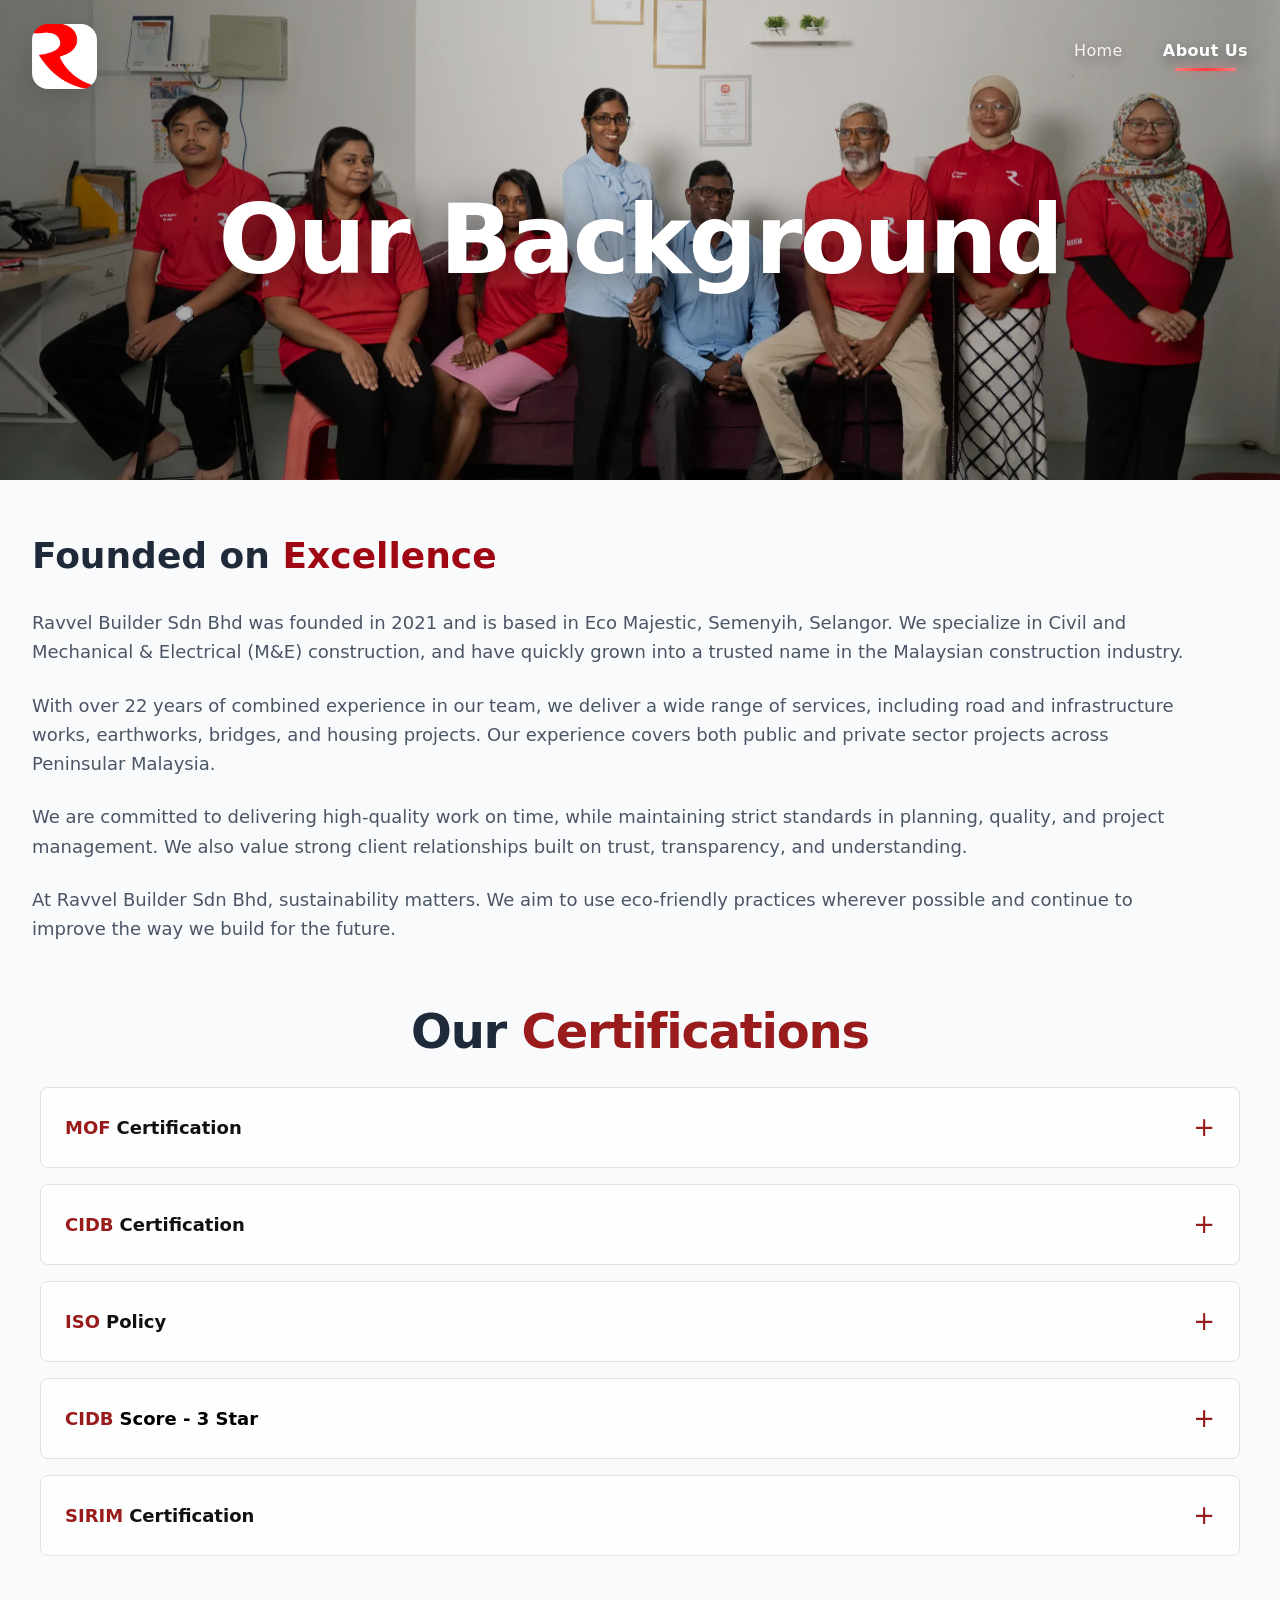
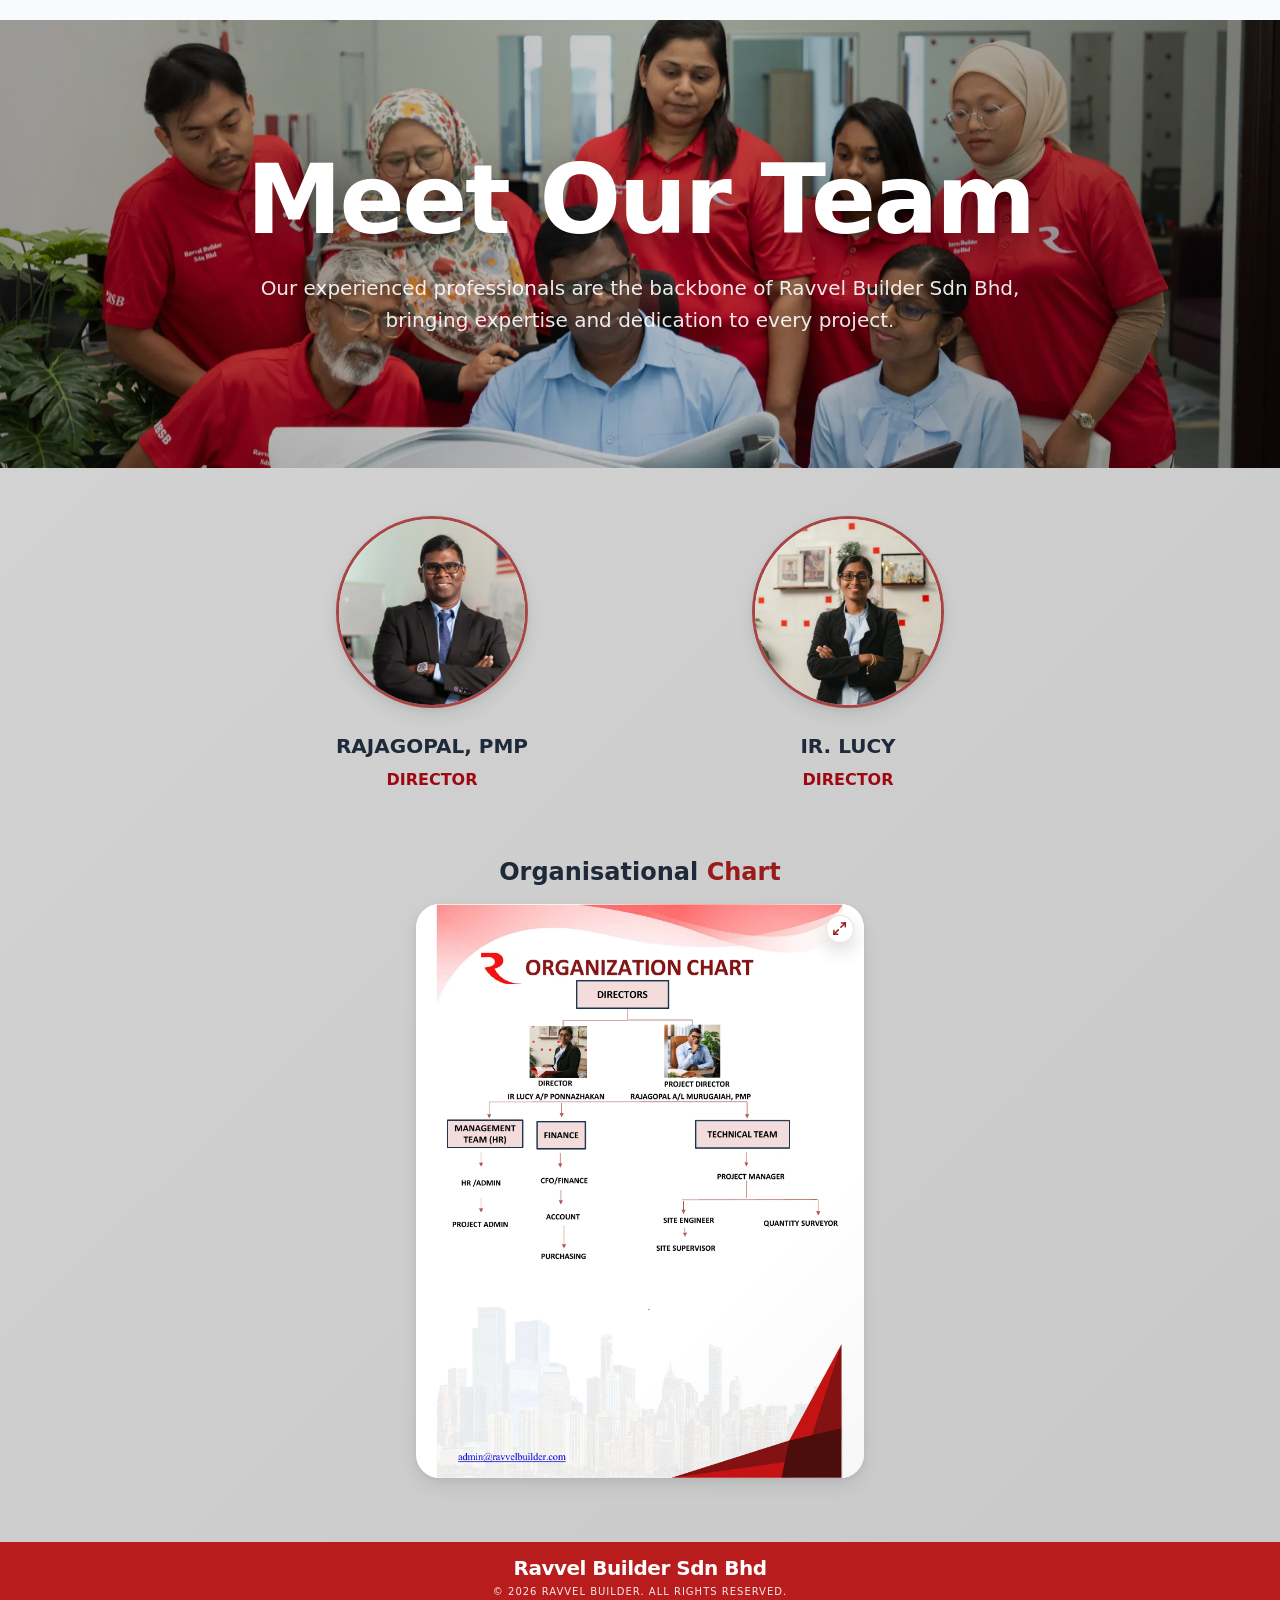
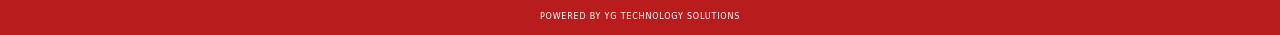
<file: about.html>
<!DOCTYPE html>
<html lang="en">
<head>
    <meta charset="UTF-8">
    <meta name="viewport" content="width=device-width, initial-scale=1.0">
    <meta name="description" content="Learn about Ravvel Builder Sdn Bhd, our background, milestones, team, and commitment to quality construction in Malaysia.">
    <meta name="robots" content="index,follow,max-image-preview:large,max-snippet:-1,max-video-preview:-1">
    <meta name="theme-color" content="#DC2626">
    <link rel="canonical" href="https://ravvelbuilder.com.my/about.html">
    <meta property="og:type" content="website">
    <meta property="og:site_name" content="Ravvel Builder Sdn Bhd">
    <meta property="og:title" content="About Ravvel Builder Sdn Bhd | Our Background & Team">
    <meta property="og:description" content="Background, milestones, team, and commitment to quality construction in Malaysia.">
    <meta property="og:url" content="https://ravvelbuilder.com.my/about.html">
    <meta property="og:image" content="https://ravvelbuilder.com.my/assets/images/hero.webp">
    <meta name="twitter:card" content="summary_large_image">
    <meta name="twitter:title" content="About Ravvel Builder Sdn Bhd | Our Background & Team">
    <meta name="twitter:description" content="Background, milestones, team, and commitment to quality construction in Malaysia.">
    <meta name="twitter:image" content="https://ravvelbuilder.com.my/assets/images/hero.webp">
    <title>About Ravvel Builder Sdn Bhd | Our Background & Team</title>
    <link rel="stylesheet" href="assets/css/site.css?v=certifications-row-20261009">
    <link rel="stylesheet" href="assets/css/certificates.css?v=20261116">
    <link rel="icon" type="image/png" sizes="32x32" href="/favicon-32x32.png?v=20260731">
    <link rel="icon" type="image/png" sizes="16x16" href="/favicon-16x16.png?v=20260731">
    <link rel="shortcut icon" href="/favicon.ico?v=20260731">
    <link rel="apple-touch-icon" sizes="180x180" href="/apple-touch-icon.png?v=20260731">
    <link rel="manifest" href="/site.webmanifest?v=20260731">
    <script type="application/ld+json">
    {
      "@context": "https://schema.org",
      "@type": "AboutPage",
      "name": "About Ravvel Builder Sdn Bhd",
      "description": "Background, milestones, and team information for Ravvel Builder Sdn Bhd.",
      "about": {
        "@type": "LocalBusiness",
        "name": "Ravvel Builder Sdn Bhd",
        "url": "https://ravvelbuilder.com.my/",
        "telephone": "+60197221726",
        "email": "admin@ravvelbuilder.com",
        "address": {
          "@type": "PostalAddress",
          "streetAddress": "16-2, Jalan Eco Majestic 9/1B, Eco Majestic",
          "postalCode": "43500",
          "addressLocality": "Semenyih",
          "addressRegion": "Selangor",
          "addressCountry": "MY"
        }
      }
    }
    </script>
</head>
<body class="smooth-scroll">
    <main id="aboutPage">
        <!-- Background Section -->
        <section class="relative isolate pb-12 lg:pb-16 bg-gray-50 overflow-hidden" style="scroll-margin-top: 0;">
            <div class="about-background-hero relative left-1/2 right-1/2 w-screen -ml-[50vw] -mr-[50vw] overflow-hidden min-h-[18rem] sm:min-h-[24rem] lg:min-h-[30rem]">
                <div class="hero-topbar absolute inset-x-0 top-0 z-20">
                    <div class="mx-auto flex max-w-7xl items-center justify-between gap-4 px-4 sm:px-6 lg:px-8 pt-5 sm:pt-6">
                        <a href="index.html" class="hero-topbar-logo inline-flex items-center icon-bounce" aria-label="Ravvel Builder Sdn Bhd home">
                            <img src="assets/images/company-logo-nav.jpg" alt="Ravvel Builder Sdn Bhd logo" class="hero-topbar-logo-image" loading="eager" decoding="async">
                        </a>
                        <div class="hero-topbar-links hidden md:flex items-center justify-center gap-5 sm:gap-10 text-white/90">
                            <a href="index.html" class="home-nav-link hero-topbar-link font-medium text-sm sm:text-base tracking-wide pb-1">Home</a>
                            <a href="about.html" class="home-nav-link home-nav-link-active hero-topbar-link font-bold text-sm sm:text-base tracking-wide pb-1">About Us</a>
                        </div>
                        <button type="button" class="mobile-nav-toggle md:hidden inline-flex items-center justify-center rounded-full bg-white/10 text-white p-2.5 backdrop-blur-md border border-white/15 shadow-lg" aria-controls="mobileNavDrawerAbout" aria-expanded="false" aria-label="Open navigation menu">
                            <svg class="h-5 w-5" viewBox="0 0 24 24" fill="none" stroke="currentColor" stroke-width="2.25" stroke-linecap="round" stroke-linejoin="round" aria-hidden="true">
                                <path d="M4 7h16"></path>
                                <path d="M4 12h16"></path>
                                <path d="M4 17h16"></path>
                            </svg>
                        </button>
                    </div>
                </div>
                <img src="assets/images/about-banner.webp" alt="Ravvel Builder Sdn Bhd team portrait" class="absolute inset-0 h-full w-full object-cover object-[center_60%]" loading="eager" decoding="async" fetchpriority="high">
                <div class="absolute inset-0 bg-gradient-to-r from-black/40 via-black/15 to-black/30"></div>
                <div class="absolute inset-0 flex items-center justify-center px-6 text-center">
                    <h1 class="text-4xl sm:text-6xl lg:text-7xl xl:text-8xl font-black tracking-tight text-white drop-shadow-[0_6px_20px_rgba(0,0,0,0.55)]">
                        Our Background
                    </h1>
                </div>
            </div>
            <div id="mobileNavDrawerAbout" class="mobile-nav-drawer md:hidden" aria-hidden="true" inert>
                <div class="mobile-nav-backdrop"></div>
                <aside class="mobile-nav-panel" role="dialog" aria-modal="true" aria-label="Mobile navigation">
                    <nav class="flex flex-col gap-3 pt-3">
                        <a href="index.html" class="mobile-nav-link">Home</a>
                        <a href="about.html" class="mobile-nav-link mobile-nav-link-active">About Us</a>
                    </nav>
                </aside>
            </div>

            <div class="max-w-7xl mx-auto px-6 lg:px-8">
                <div class="mt-10 lg:mt-14">
                    <h2 class="text-xl sm:text-4xl font-bold text-gray-800 mb-6 sm:mb-8">Founded on <span class="text-red-800">Excellence</span></h2>
                    <p class="text-base sm:text-lg text-gray-600 mb-6 leading-relaxed lg:max-w-6xl">
                        Ravvel Builder Sdn Bhd was founded in 2021 and is based in Eco Majestic, Semenyih, Selangor. We specialize in Civil and Mechanical &amp; Electrical (M&amp;E) construction, and have quickly grown into a trusted name in the Malaysian construction industry.
                    </p>
                    <button type="button" class="about-more-toggle inline-flex items-center justify-center rounded-full bg-red-800 px-5 py-2.5 text-sm font-bold text-white shadow-lg shadow-red-900/15" aria-expanded="false" aria-controls="aboutMoreContent">
                        More
                    </button>
                    <div id="aboutMoreContent" class="about-more-content">
                        <p class="text-base sm:text-lg text-gray-600 mb-6 leading-relaxed lg:max-w-6xl">
                            With over 22 years of combined experience in our team, we deliver a wide range of services, including road and infrastructure works, earthworks, bridges, and housing projects. Our experience covers both public and private sector projects across Peninsular Malaysia.
                        </p>
                        <p class="text-base sm:text-lg text-gray-600 mb-6 leading-relaxed lg:max-w-6xl">
                            We are committed to delivering high-quality work on time, while maintaining strict standards in planning, quality, and project management. We also value strong client relationships built on trust, transparency, and understanding.
                        </p>
                        <p class="text-base sm:text-lg text-gray-600 leading-relaxed lg:max-w-6xl">
                            At Ravvel Builder Sdn Bhd, sustainability matters. We aim to use eco-friendly practices wherever possible and continue to improve the way we build for the future.
                        </p>
                    </div>
                </div>

                <div class="mt-12 lg:mt-16 text-center">
                    <h2 class="text-2xl sm:text-4xl lg:text-5xl font-black text-gray-800 mb-8 tracking-tight">
                        <span class="text-gray-800">Our</span> <span class="gradient-text">Certifications</span>
                    </h2>
                    <div class="certificate-disclosures">
                        <details class="certificate-disclosure" name="certificates">
                            <summary><span class="gradient-text">MOF</span> Certification</summary>
                            <div class="certificate-reveal"><button type="button" class="certification-preview-card document-preview-card w-full rounded-3xl overflow-hidden shadow-2xl bg-white card-hover text-left" aria-label="Open MOF Certification preview">
                                <span class="certification-expand-badge" aria-hidden="true">
                                    <svg viewBox="0 0 24 24" fill="none" stroke="currentColor" stroke-width="2.4" stroke-linecap="round" stroke-linejoin="round">
                                        <path d="M15 3h6v6"></path>
                                        <path d="M21 3l-7 7"></path>
                                        <path d="M9 21H3v-6"></path>
                                        <path d="M3 21l7-7"></path>
                                    </svg>
                                </span>
                                <img src="assets/images/mof-certification.webp?v=20261009" alt="MOF Certification" class="bg-white" loading="lazy" decoding="async">
                            </button></div>
                        </details>
                        <details class="certificate-disclosure" name="certificates">
                            <summary><span class="gradient-text">CIDB</span> Certification</summary>
                            <div class="certificate-reveal"><button type="button" class="certification-preview-card document-preview-card w-full rounded-3xl overflow-hidden shadow-2xl bg-white card-hover text-left" aria-label="Open CIDB Certification preview">
                                <span class="certification-expand-badge" aria-hidden="true">
                                    <svg viewBox="0 0 24 24" fill="none" stroke="currentColor" stroke-width="2.4" stroke-linecap="round" stroke-linejoin="round">
                                        <path d="M15 3h6v6"></path>
                                        <path d="M21 3l-7 7"></path>
                                        <path d="M9 21H3v-6"></path>
                                        <path d="M3 21l7-7"></path>
                                    </svg>
                                </span>
                                <img src="assets/images/cidb-certification.webp" alt="CIDB Certification" class="bg-white" loading="lazy" decoding="async">
                            </button></div>
                        </details>
                        <details class="certificate-disclosure" name="certificates">
                            <summary><span class="gradient-text">ISO</span> Policy</summary>
                            <div class="certificate-reveal"><button type="button" class="certification-preview-card document-preview-card w-full rounded-3xl overflow-hidden shadow-2xl bg-white card-hover text-left" aria-label="Open ISO Policy preview">
                                <span class="certification-expand-badge" aria-hidden="true">
                                    <svg viewBox="0 0 24 24" fill="none" stroke="currentColor" stroke-width="2.4" stroke-linecap="round" stroke-linejoin="round">
                                        <path d="M15 3h6v6"></path>
                                        <path d="M21 3l-7 7"></path>
                                        <path d="M9 21H3v-6"></path>
                                        <path d="M3 21l7-7"></path>
                                    </svg>
                                </span>
                                <img src="assets/images/iso-policy.webp" alt="ISO Policy" class="bg-white" loading="lazy" decoding="async">
                            </button></div>
                        </details>
                        <details class="certificate-disclosure" name="certificates">
                            <summary><span class="gradient-text">CIDB</span> <span style="color: #000">Score - 3 Star</span></summary>
                            <div class="certificate-reveal"><button type="button" class="certification-preview-card document-preview-card w-full rounded-3xl overflow-hidden shadow-2xl bg-white card-hover text-left" aria-label="Open CIDB Score - 3 Star preview">
                                <span class="certification-expand-badge" aria-hidden="true">
                                    <svg viewBox="0 0 24 24" fill="none" stroke="currentColor" stroke-width="2.4" stroke-linecap="round" stroke-linejoin="round">
                                        <path d="M15 3h6v6"></path>
                                        <path d="M21 3l-7 7"></path>
                                        <path d="M9 21H3v-6"></path>
                                        <path d="M3 21l7-7"></path>
                                    </svg>
                                </span>
                                <img src="assets/images/cidb-score-3-star.webp" alt="CIDB Score - 3 Star certificate - page 1" class="bg-white" loading="lazy" decoding="async">
                            </button></div>
                        </details>
                        <details class="certificate-disclosure" name="certificates">
                            <summary><span class="gradient-text">SIRIM</span> Certification</summary>
                            <div class="certificate-reveal"><button type="button" class="certification-preview-card document-preview-card w-full rounded-3xl overflow-hidden shadow-2xl bg-white card-hover text-left" aria-label="Open SIRIM Certification preview">
                                <span class="certification-expand-badge" aria-hidden="true">
                                    <svg viewBox="0 0 24 24" fill="none" stroke="currentColor" stroke-width="2.4" stroke-linecap="round" stroke-linejoin="round">
                                        <path d="M15 3h6v6"></path>
                                        <path d="M21 3l-7 7"></path>
                                        <path d="M9 21H3v-6"></path>
                                        <path d="M3 21l7-7"></path>
                                    </svg>
                                </span>
                                <img src="assets/images/sirim-certification.webp" alt="SIRIM Certification" class="bg-white" loading="lazy" decoding="async">
                            </button></div>
                        </details>
                    </div>
                </div>
            </div>
        </section>

        <div id="documentPreviewModal" class="document-preview-modal fixed inset-0 hidden items-center justify-center bg-black/75 p-4 sm:p-6 z-[10000]" aria-hidden="true">
            <div id="documentPreviewContent" class="document-preview-content"></div>
        </div>

        <!-- Team Section -->
        <section class="red-gradient pt-0 pb-12 lg:pb-16">
            <div class="team-hero-banner relative left-1/2 right-1/2 w-screen -ml-[50vw] -mr-[50vw] overflow-hidden min-h-[11.5rem] sm:min-h-[24rem] lg:min-h-[28rem] mb-10 lg:mb-12">
                    <img src="assets/images/team-hero.webp" alt="Team Hero" class="absolute inset-0 h-full w-full object-cover object-[center_32%]" loading="lazy" decoding="async" onerror="this.style.display='none'; this.nextElementSibling.style.display='flex';">
                    <div class="absolute inset-0 bg-gradient-to-l from-black/45 via-black/20 to-black/35"></div>
                    <div class="absolute inset-0 flex items-center justify-center px-6 text-center">
                        <div class="max-w-4xl">
                            <h2 class="text-4xl sm:text-6xl lg:text-7xl xl:text-8xl font-black text-white mb-4 sm:mb-6 tracking-tight drop-shadow-[0_6px_20px_rgba(0,0,0,0.45)]">
                                Meet Our Team
                            </h2>
                            <p class="text-base sm:text-lg lg:text-xl text-white/90 leading-relaxed font-light max-w-3xl mx-auto">
                                Our experienced professionals are the backbone of Ravvel Builder Sdn Bhd, bringing expertise and dedication to every project.
                            </p>
                        </div>
                    </div>
                    <div class="hidden absolute inset-0 items-center justify-center bg-white/10 backdrop-blur-sm border border-white/20">
                        <div class="text-center">
                            <div class="text-white font-bold text-2xl mb-4">TEAM HERO IMAGE</div>
                            <svg class="w-32 h-32 text-white/80 mx-auto" fill="currentColor" viewBox="0 0 20 20">
                                <path fill-rule="evenodd" d="M4 3a2 2 0 00-2 2v10a2 2 0 002 2h12a2 2 0 002-2V5a2 2 0 00-2-2H4zm12 12H4l4-8 3 6 2-4 3 6z" clip-rule="evenodd"/>
                            </svg>
                        </div>
                    </div>
                </div>

            <div class="max-w-7xl mx-auto px-6 lg:px-8">
                <!-- Team Members -->
                <div class="grid grid-cols-2 max-w-3xl mx-auto gap-6 sm:gap-10 lg:gap-16 justify-items-center">
                    <!-- Team Member 1 -->
                    <div class="text-center">
                        <div class="team-member-portrait relative mx-auto mb-3 sm:mb-6 w-20 sm:w-32 md:w-40 lg:w-48 aspect-square rounded-full overflow-hidden shadow-xl card-hover flex-shrink-0">
                            <img src="assets/images/team-member-1.webp" alt="Rajagopal, PMP" class="w-full h-full object-cover object-[center_35%]" style="transform: scale(1.28); transform-origin: center;" loading="lazy" decoding="async" onerror="this.style.display='none'; this.nextElementSibling.style.display='flex';">
                            <div class="hidden absolute inset-0 rounded-full bg-gradient-to-br from-gray-100 to-gray-200 items-center justify-center">
                                <div class="text-center">
                                    <div class="text-white font-bold text-[8px] sm:text-sm mb-1 sm:mb-2 px-1">EMPLOYEE PHOTO</div>
                                    <svg class="w-8 h-8 sm:w-16 sm:h-16 text-white mx-auto" fill="currentColor" viewBox="0 0 20 20">
                                        <path fill-rule="evenodd" d="M10 9a3 3 0 100-6 3 3 0 000 6zm-7 9a7 7 0 1114 0H3z" clip-rule="evenodd"/>
                                    </svg>
                                </div>
                            </div>
                        </div>
                        <h3 class="text-sm sm:text-xl font-bold text-gray-800 mb-0.5 sm:mb-2 uppercase">RAJAGOPAL, PMP</h3>
                        <p class="text-[10px] sm:text-base text-red-800 font-semibold mb-1 sm:mb-2">DIRECTOR</p>
                    </div>
                    
                    <!-- Team Member 2 -->
                    <div class="text-center">
                        <div class="team-member-portrait relative mx-auto mb-3 sm:mb-6 w-20 sm:w-32 md:w-40 lg:w-48 aspect-square rounded-full overflow-hidden shadow-xl card-hover flex-shrink-0">
                            <img src="assets/images/team-lucy.webp" alt="IR. Lucy" class="w-full h-full object-cover object-[center_22%] scale-[1.21]" loading="lazy" decoding="async" onerror="this.style.display='none'; this.nextElementSibling.style.display='flex';">
                            <div class="hidden absolute inset-0 rounded-full bg-gradient-to-br from-gray-100 to-gray-200 items-center justify-center">
                                <div class="text-center">
                                    <div class="text-white font-bold text-[8px] sm:text-sm mb-1 sm:mb-2 px-1">EMPLOYEE PHOTO</div>
                                    <svg class="w-8 h-8 sm:w-16 sm:h-16 text-white mx-auto" fill="currentColor" viewBox="0 0 20 20">
                                        <path fill-rule="evenodd" d="M10 9a3 3 0 100-6 3 3 0 000 6zm-7 9a7 7 0 1114 0H3z" clip-rule="evenodd"/>
                                    </svg>
                                </div>
                            </div>
                        </div>
                        <h3 class="text-sm sm:text-xl font-bold text-gray-800 mb-0.5 sm:mb-2 uppercase">IR. LUCY</h3>
                        <p class="text-[10px] sm:text-base text-red-800 font-semibold mb-1 sm:mb-2">DIRECTOR</p>
                    </div>
                    
                </div>

                <div class="mt-10 lg:mt-14 max-w-md mx-auto text-center">
                    <h3 class="text-lg sm:text-2xl font-bold text-gray-800 mb-4">Organisational <span class="gradient-text">Chart</span></h3>
                    <button type="button" class="org-chart-preview-card document-preview-card w-full rounded-3xl overflow-hidden shadow-2xl bg-white card-hover text-left mx-auto" aria-label="Open Organisational Chart preview">
                        <span class="certification-expand-badge" aria-hidden="true">
                            <svg viewBox="0 0 24 24" fill="none" stroke="currentColor" stroke-width="2.4" stroke-linecap="round" stroke-linejoin="round">
                                <path d="M15 3h6v6"></path>
                                <path d="M21 3l-7 7"></path>
                                <path d="M9 21H3v-6"></path>
                                <path d="M3 21l7-7"></path>
                            </svg>
                        </span>
                        <img src="assets/images/org_chart.webp" alt="Organisational Chart" class="bg-white" loading="lazy" decoding="async" onerror="this.style.display='none'; this.nextElementSibling.style.display='flex';">
                        <div class="document-preview-fallback hidden border-2 border-dashed border-gray-300 bg-gray-50 items-center justify-center min-h-[14rem] sm:min-h-[18rem]">
                            <div class="text-center px-6">
                                <div class="text-gray-700 font-bold text-xl sm:text-2xl mb-3">Organisational Chart</div>
                                <p class="text-gray-500 text-sm sm:text-base leading-relaxed">
                                    Upload <span class="font-semibold text-gray-700">org_chart.jpeg</span> into <span class="font-semibold text-gray-700">assets/images</span>.
                                </p>
                            </div>
                        </div>
                    </button>
                </div>
            </div>

    </section>

    <!-- Footer -->
        <footer class="bg-secondary text-white py-2 sm:py-3">
            <div class="max-w-7xl mx-auto px-6 lg:px-8">
                <div class="text-center">
                    <div class="font-bold text-lg sm:text-xl mb-0.5 tracking-tight text-white">
                        Ravvel Builder Sdn Bhd
                    </div>
                    <p class="text-white/90 text-[9px] sm:text-[10px] tracking-widest uppercase">© 2026 Ravvel Builder. All rights reserved.</p>
                    <div class="mt-3 sm:mt-4">
                        <p class="text-white/75 text-[8px] sm:text-[9px] tracking-widest uppercase">Powered by YG TECHNOLOGY SOLUTIONS</p>
                    </div>
                </div>
            </div>
        </footer>
    </main>
    <script src="assets/js/main.min.js?v=performance-2"></script>
</body>
</html>
</file>
<file: assets/css/certificates.css>
.certificate-disclosures { display:grid; grid-template-columns:minmax(0,1fr); gap:16px; max-width:1200px; margin:auto; align-items:start; }
.certificate-disclosure { min-width:0; background:rgba(255,255,255,.75); border:1px solid #dfe2e5; border-radius:8px; overflow:hidden; text-align:left; }
.certificate-disclosure summary { display:flex; align-items:center; gap:6px; min-height:76px; padding:20px 24px; cursor:pointer; font-size:18px; font-weight:700; color:#111; list-style:none; }
.certificate-disclosure summary::-webkit-details-marker { display:none; }
.certificate-disclosure summary::after { content:'+'; margin-left:auto; padding-left:12px; color:#991b1b; font-size:26px; font-weight:400; }
.certificate-disclosure[open] summary::after { content:'-'; }
.certificate-disclosure summary:focus-visible { outline:3px solid #991b1b; outline-offset:-4px; }
.certificate-reveal { padding:0 20px 20px; }
.certificate-reveal .certification-preview-card { max-width:560px; margin:0 auto; border-radius:8px; box-shadow:none; }
@media(max-width:640px) { .certificate-disclosures { grid-template-columns:1fr; gap:12px; } .certificate-disclosure summary { padding:18px; font-size:16px; min-height:68px; flex-wrap:wrap; } .certificate-reveal { padding:0 12px 12px; } }
</file>
